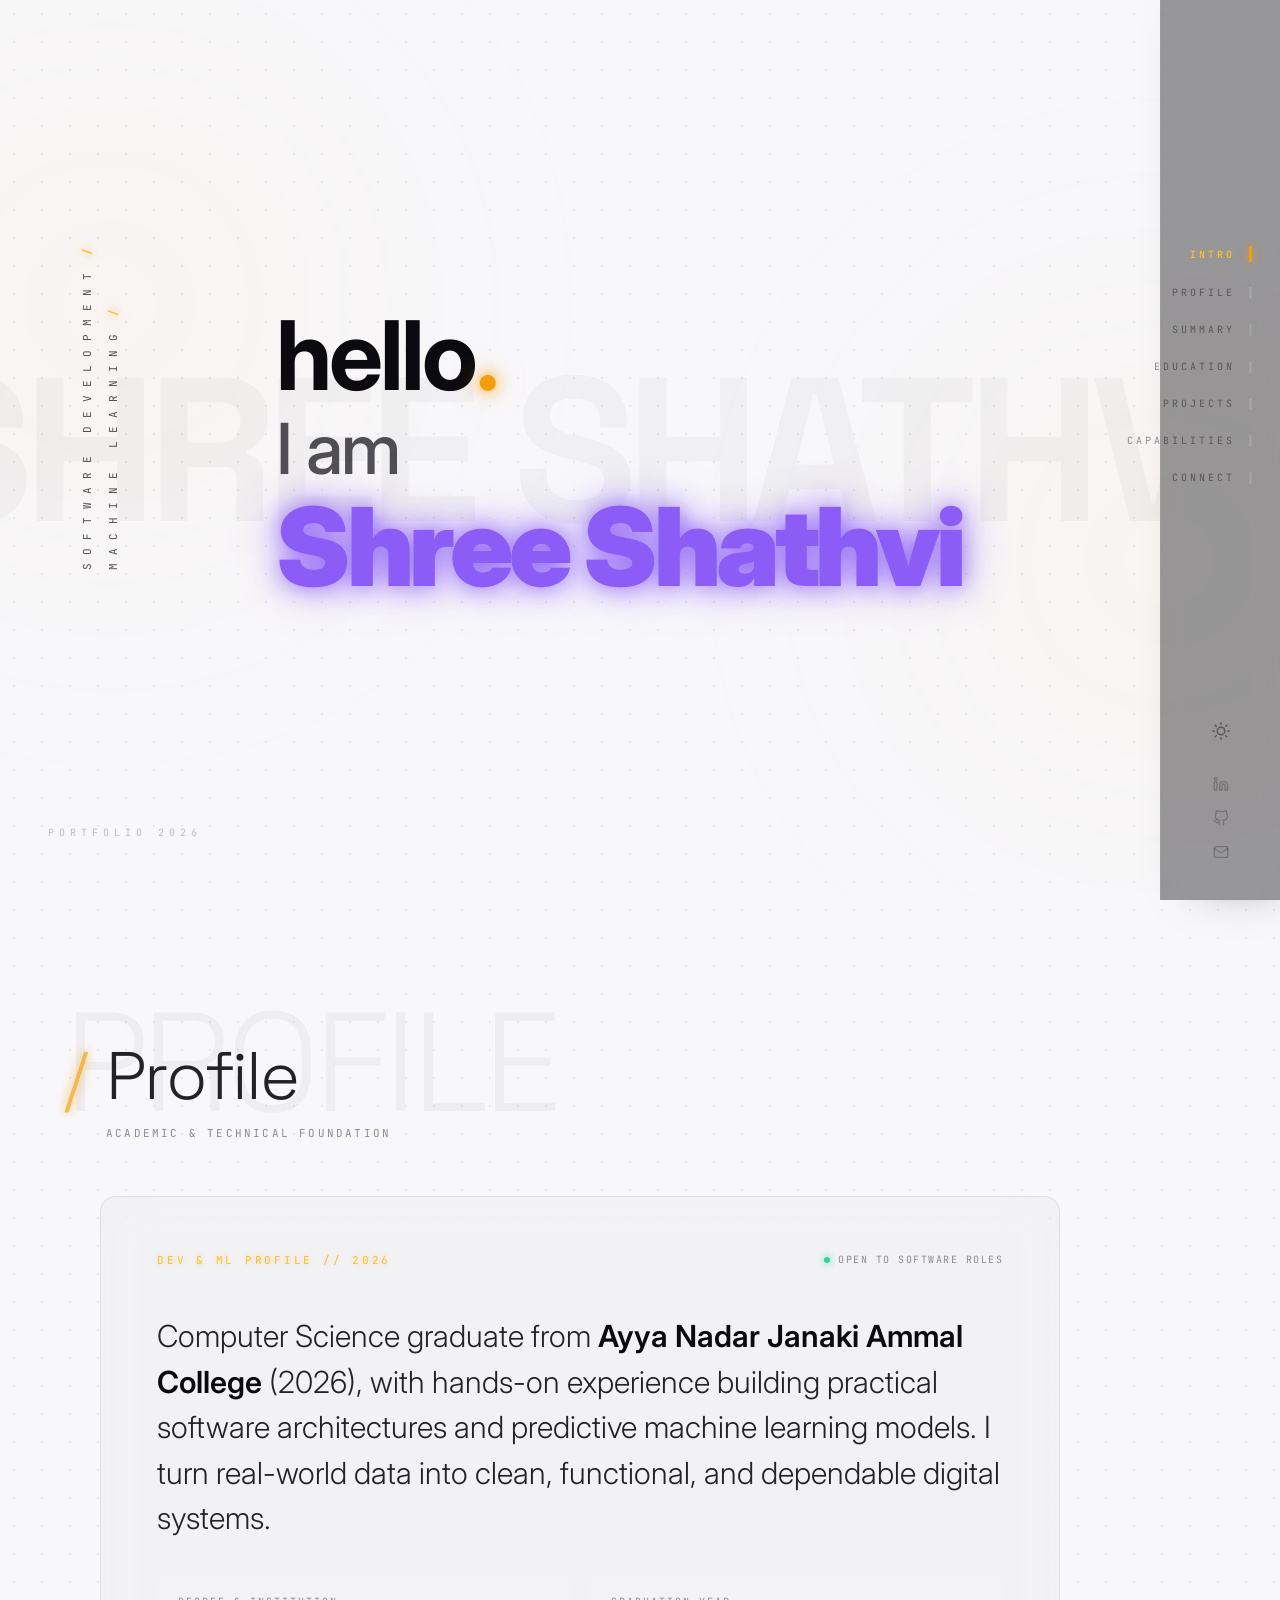
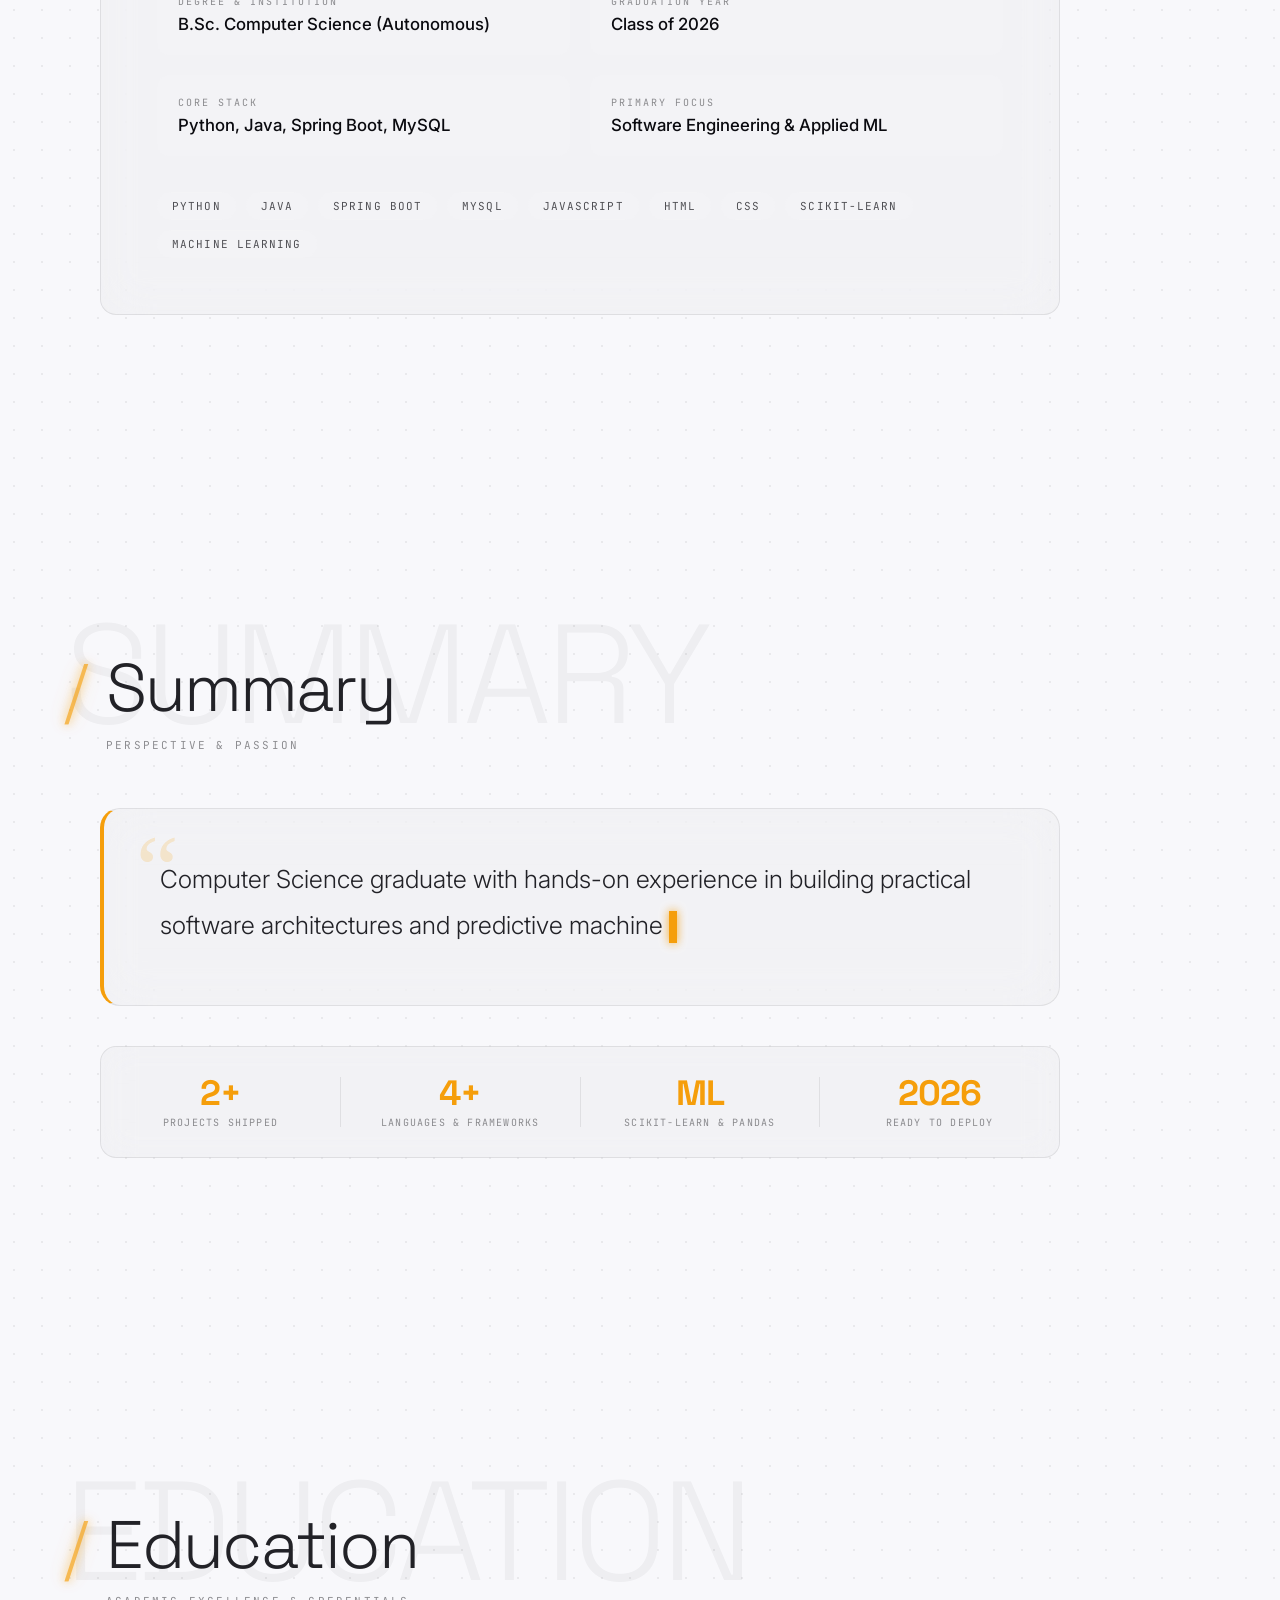
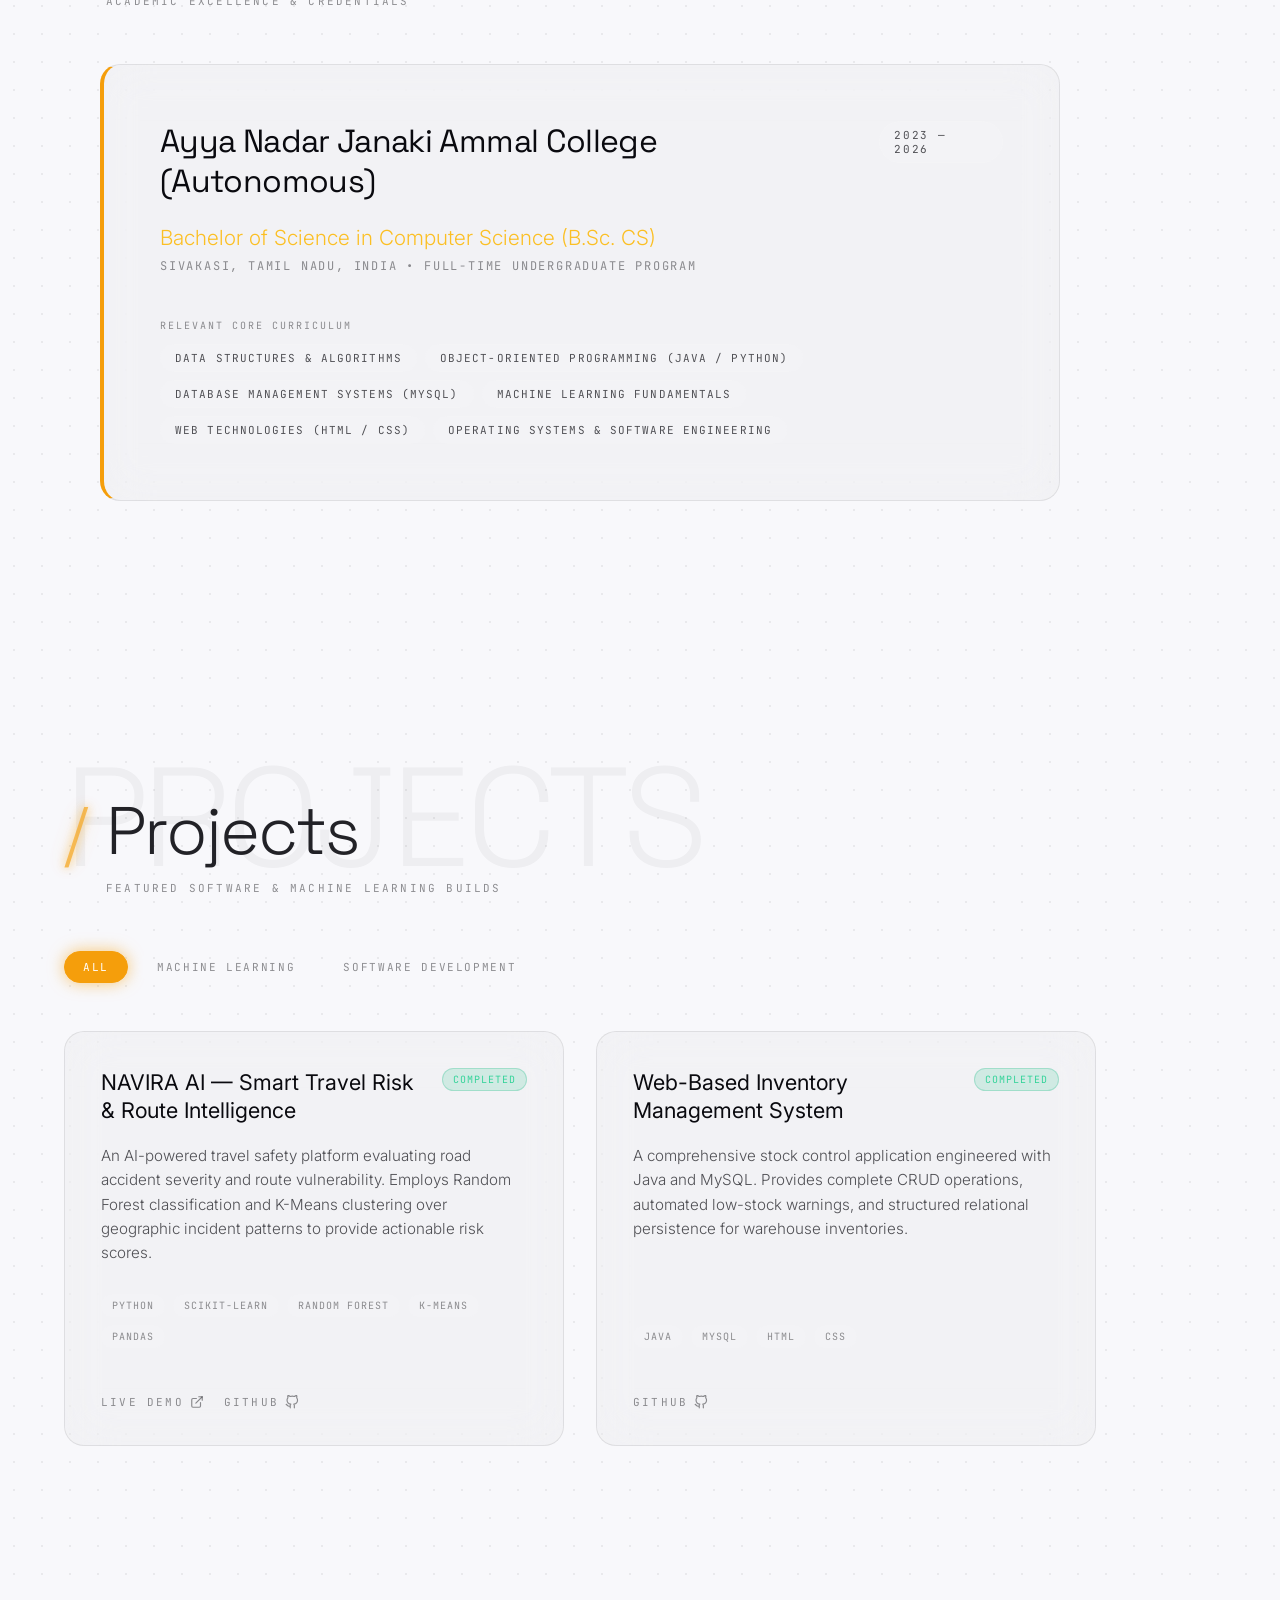
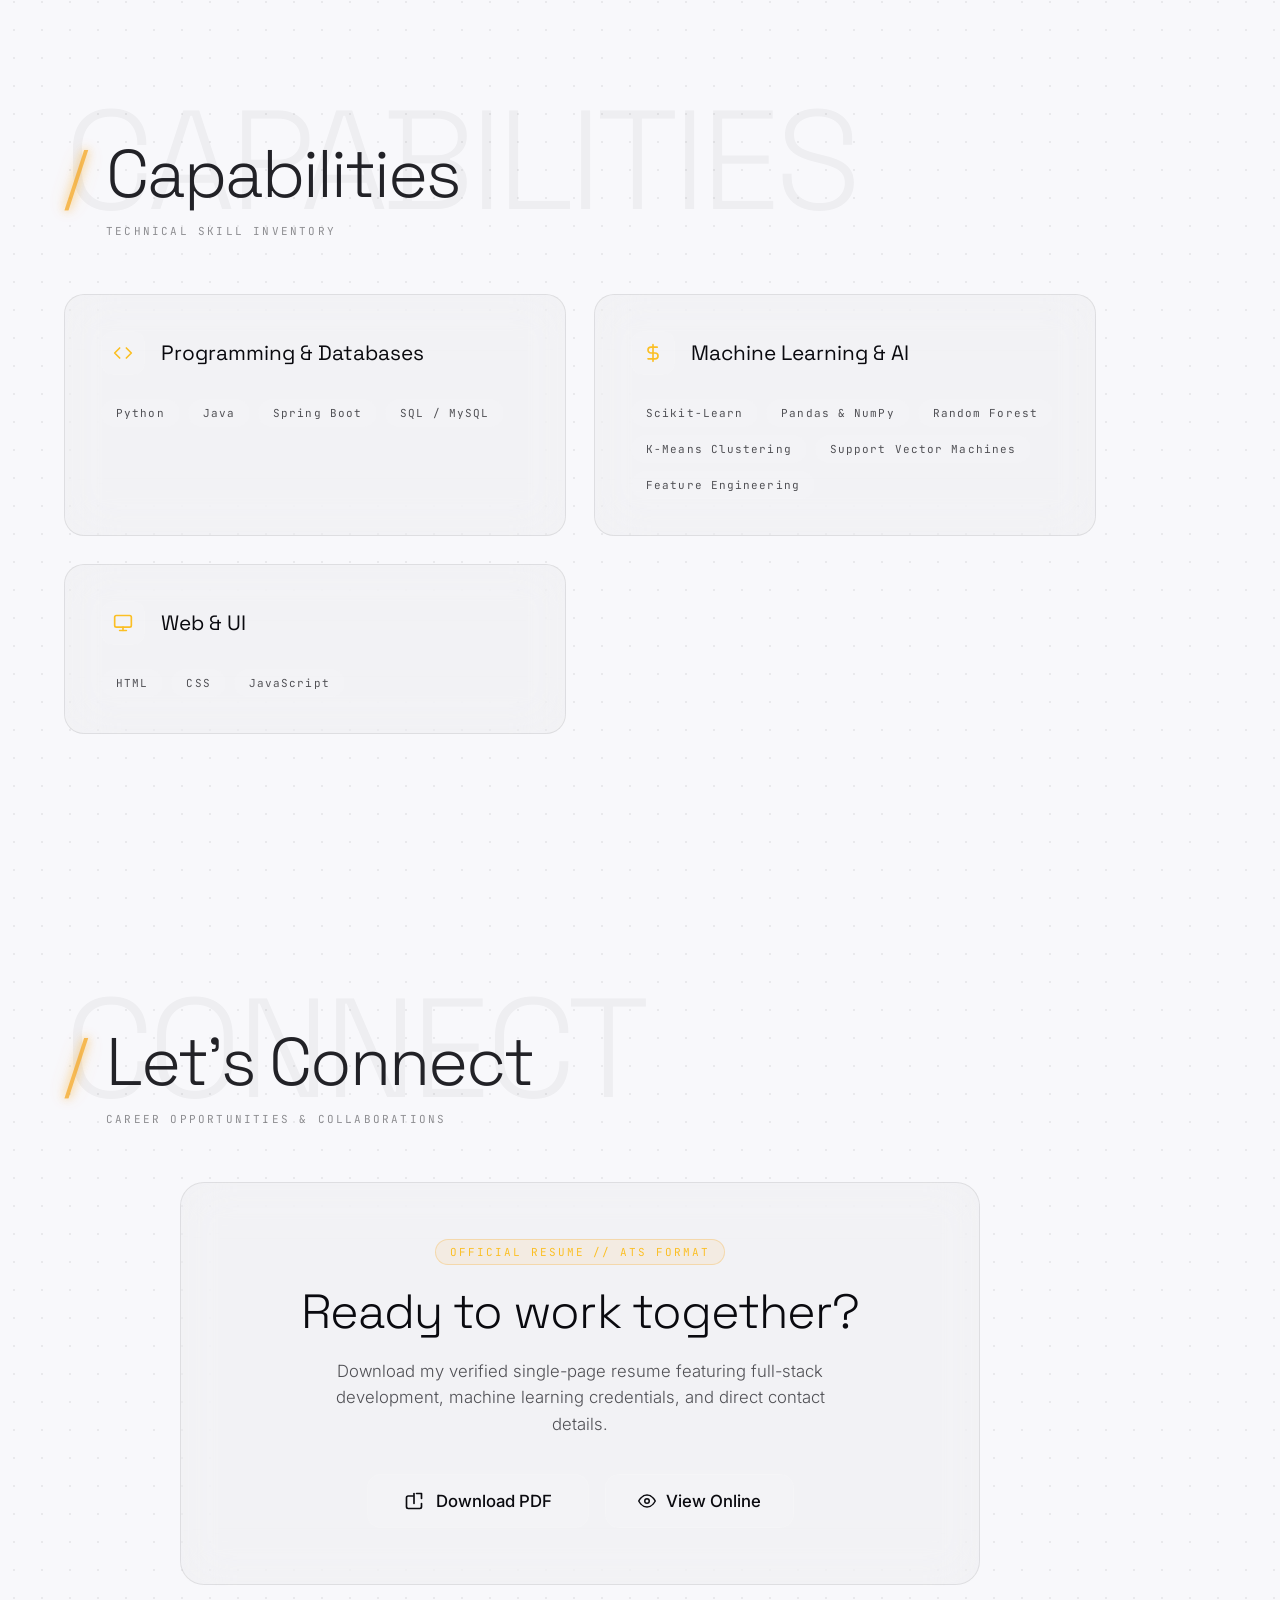
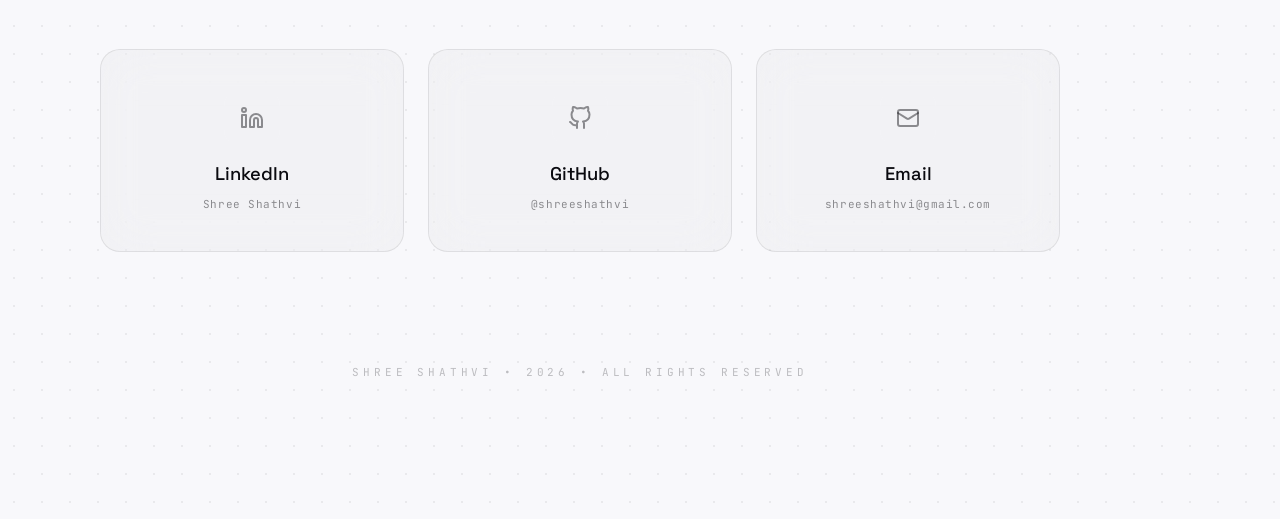
<file: index.html>
<!DOCTYPE html>
<html lang="en" data-theme="dark">
<head>
  <meta charset="UTF-8">
  <meta name="viewport" content="width=device-width, initial-scale=1.0">
  <title>Shree Shathvi — Software Developer & Machine Learning</title>
  <meta name="description" content="Personal portfolio of Shree Shathvi, Computer Science graduate (2026) from Ayya Nadar Janaki Ammal College. Aspiring Software Developer & Machine Learning enthusiast.">
  <meta name="keywords" content="Shree Shathvi, Software Developer, Machine Learning, Portfolio, Computer Science, Python, Java, MySQL, HTML, CSS">
  <meta name="author" content="Shree Shathvi">

  <!-- Open Graph / Meta -->
  <meta property="og:type" content="website">
  <meta property="og:title" content="Shree Shathvi — Software Developer & ML">
  <meta property="og:description" content="hello. I am Shree Shathvi. Software Development & Machine Learning Portfolio 2026.">
  <meta property="og:url" content="https://shreeshathvi.github.io">

  <!-- Favicon: Modern SVG Monogram -->
  <link rel="icon" type="image/svg+xml" href="data:image/svg+xml,<svg xmlns='http://www.w3.org/2000/svg' viewBox='0 0 100 100'><rect width='100' height='100' rx='24' fill='%23060608'/><circle cx='50' cy='50' r='42' fill='none' stroke='%23f59e0b' stroke-width='4'/><text x='50%' y='58%' dominant-baseline='middle' text-anchor='middle' font-family='sans-serif' font-size='38' font-weight='900' fill='%23ffffff'>SS</text></svg>">

  <!-- Google Fonts: Space Grotesk, Inter, JetBrains Mono -->
  <link rel="preconnect" href="https://fonts.googleapis.com">
  <link rel="preconnect" href="https://fonts.gstatic.com" crossorigin>
  <link href="https://fonts.googleapis.com/css2?family=Inter:wght@300;400;500;600;700;800;900&family=JetBrains+Mono:wght@400;500;600&family=Space+Grotesk:wght@300;400;500;600;700&display=swap" rel="stylesheet">

  <!-- Main Stylesheet -->
  <link rel="stylesheet" href="css/style.css">

  <!-- Theme Preference Pre-Execution -->
  <script>
    (function () {
      const savedTheme = localStorage.getItem('shree_theme_preference');
      const prefersDark = window.matchMedia('(prefers-color-scheme: dark)').matches;
      const initialTheme = savedTheme ? savedTheme : (prefersDark ? 'dark' : 'light');
      document.documentElement.setAttribute('data-theme', initialTheme);
    })();
  </script>
</head>
<body>
  <!-- Accessibility: Skip Link -->
  <a href="#main-content" class="skip-link">Skip to main content</a>

  <!-- Top Scroll Progress Bar -->
  <div class="scroll-progress-bar" id="scroll-progress-bar" aria-hidden="true"></div>

  <!-- Subtle Ambient Glow Spheres -->
  <div class="ambient-glow-wrapper" aria-hidden="true">
    <div class="ambient-glow-sphere top-left"></div>
    <div class="ambient-glow-sphere bottom-right"></div>
  </div>

  <!-- ========================================================
       DESKTOP RIGHT RAIL NAVIGATION
  ======================================================== -->
  <aside class="right-rail-nav" id="right-rail-nav" aria-label="Quick Navigation">
    <div class="rail-nav-links">
      <button type="button" class="rail-nav-item active" data-target="intro" aria-label="Navigate to Intro section">
        <span class="rail-nav-label">Intro</span>
        <span class="rail-nav-indicator"></span>
      </button>
      <button type="button" class="rail-nav-item" data-target="profile" aria-label="Navigate to Profile section">
        <span class="rail-nav-label">Profile</span>
        <span class="rail-nav-indicator"></span>
      </button>
      <button type="button" class="rail-nav-item" data-target="summary" aria-label="Navigate to Summary section">
        <span class="rail-nav-label">Summary</span>
        <span class="rail-nav-indicator"></span>
      </button>
      <button type="button" class="rail-nav-item" data-target="education" aria-label="Navigate to Education section">
        <span class="rail-nav-label">Education</span>
        <span class="rail-nav-indicator"></span>
      </button>
      <button type="button" class="rail-nav-item" data-target="projects" aria-label="Navigate to Projects section">
        <span class="rail-nav-label">Projects</span>
        <span class="rail-nav-indicator"></span>
      </button>
      <button type="button" class="rail-nav-item" data-target="capabilities" aria-label="Navigate to Capabilities section">
        <span class="rail-nav-label">Capabilities</span>
        <span class="rail-nav-indicator"></span>
      </button>
      <button type="button" class="rail-nav-item" data-target="connect" aria-label="Navigate to Connect section">
        <span class="rail-nav-label">Connect</span>
        <span class="rail-nav-indicator"></span>
      </button>
    </div>

    <!-- Right Rail Footer Utilities -->
    <div class="rail-footer-actions">
      <!-- Theme Switcher Toggle -->
      <button type="button" class="rail-action-btn" id="theme-toggle" aria-label="Toggle theme">
        <svg viewBox="0 0 24 24" fill="none" stroke="currentColor" stroke-width="2" stroke-linecap="round" stroke-linejoin="round" aria-hidden="true">
          <circle cx="12" cy="12" r="5"></circle>
          <line x1="12" y1="1" x2="12" y2="3"></line>
          <line x1="12" y1="21" x2="12" y2="23"></line>
          <line x1="4.22" y1="4.22" x2="5.64" y2="5.64"></line>
          <line x1="18.36" y1="18.36" x2="19.78" y2="19.78"></line>
          <line x1="1" y1="12" x2="3" y2="12"></line>
          <line x1="21" y1="12" x2="23" y2="12"></line>
          <line x1="4.22" y1="19.78" x2="5.64" y2="18.36"></line>
          <line x1="18.36" y1="5.64" x2="19.78" y2="4.22"></line>
        </svg>
      </button>

      <!-- Vertical Social Links -->
      <div class="rail-social-list">
        <a href="https://www.linkedin.com/in/shree-shathvi-49511b281/" target="_blank" rel="noopener noreferrer" class="rail-social-link" aria-label="LinkedIn">
          <svg viewBox="0 0 24 24" fill="none" stroke="currentColor" stroke-width="2" stroke-linecap="round" stroke-linejoin="round" aria-hidden="true">
            <path d="M16 8a6 6 0 0 1 6 6v7h-4v-7a2 2 0 0 0-2-2 2 2 0 0 0-2 2v7h-4v-7a6 6 0 0 1 6-6z"></path>
            <rect x="2" y="9" width="4" height="12"></rect>
            <circle cx="4" cy="4" r="2"></circle>
          </svg>
        </a>
        <a href="https://github.com/shreeshathvi" target="_blank" rel="noopener noreferrer" class="rail-social-link" aria-label="GitHub">
          <svg viewBox="0 0 24 24" fill="none" stroke="currentColor" stroke-width="2" stroke-linecap="round" stroke-linejoin="round" aria-hidden="true">
            <path d="M9 19c-5 1.5-5-2.5-7-3m14 6v-3.87a3.37 3.37 0 0 0-.94-2.61c3.14-.35 6.44-1.54 6.44-7A5.44 5.44 0 0 0 20 4.77 5.07 5.07 0 0 0 19.91 1S18.73.65 16 2.48a13.38 13.38 0 0 0-7 0C6.27.65 5.09 1 5.09 1A5.07 5.07 0 0 0 5 4.77a5.44 5.44 0 0 0-1.5 3.78c0 5.42 3.3 6.61 6.44 7A3.37 3.37 0 0 0 9 18.13V22"></path>
          </svg>
        </a>
        <a href="mailto:shreeshathvi@gmail.com" class="rail-social-link" aria-label="Email Shree Shathvi">
          <svg viewBox="0 0 24 24" fill="none" stroke="currentColor" stroke-width="2" stroke-linecap="round" stroke-linejoin="round" aria-hidden="true">
            <rect x="2" y="4" width="20" height="16" rx="2"></rect>
            <path d="m22 7-8.97 5.7a1.94 1.94 0 0 1-2.06 0L2 7"></path>
          </svg>
        </a>
      </div>
    </div>
  </aside>

  <!-- ========================================================
       MOBILE TOP NAVIGATION (SHOWN ON < 1024PX)
  ======================================================== -->
  <header class="mobile-top-nav" id="mobile-top-nav">
    <a href="#intro" class="mobile-brand-link">
      <span>Shree Shathvi<span style="color: var(--color-accent-light);">.</span></span>
    </a>
    <div class="mobile-nav-controls">
      <button type="button" class="mobile-theme-btn" id="mobile-theme-toggle" aria-label="Toggle theme">
        <svg viewBox="0 0 24 24" fill="none" stroke="currentColor" stroke-width="2" stroke-linecap="round" stroke-linejoin="round">
          <circle cx="12" cy="12" r="5"></circle>
          <line x1="12" y1="1" x2="12" y2="3"></line>
          <line x1="12" y1="21" x2="12" y2="23"></line>
          <line x1="4.22" y1="4.22" x2="5.64" y2="5.64"></line>
          <line x1="18.36" y1="18.36" x2="19.78" y2="19.78"></line>
          <line x1="1" y1="12" x2="3" y2="12"></line>
          <line x1="21" y1="12" x2="23" y2="12"></line>
          <line x1="4.22" y1="19.78" x2="5.64" y2="18.36"></line>
          <line x1="18.36" y1="5.64" x2="19.78" y2="4.22"></line>
        </svg>
      </button>
      <button type="button" class="mobile-menu-btn" id="mobile-hamburger-btn" aria-label="Open mobile menu" aria-expanded="false">
        <svg viewBox="0 0 24 24" fill="none" stroke="currentColor" stroke-width="2" stroke-linecap="round" stroke-linejoin="round">
          <line x1="3" y1="12" x2="21" y2="12"></line>
          <line x1="3" y1="6" x2="21" y2="6"></line>
          <line x1="3" y1="18" x2="21" y2="18"></line>
        </svg>
      </button>
    </div>
  </header>

  <!-- Mobile Drawer Menu -->
  <div class="mobile-drawer" id="mobile-drawer" aria-hidden="true">
    <a href="#intro" class="mobile-drawer-link">Intro</a>
    <a href="#profile" class="mobile-drawer-link">Profile</a>
    <a href="#summary" class="mobile-drawer-link">Summary</a>
    <a href="#education" class="mobile-drawer-link">Education</a>
    <a href="#projects" class="mobile-drawer-link">Projects</a>
    <a href="#capabilities" class="mobile-drawer-link">Capabilities</a>
    <a href="#connect" class="mobile-drawer-link">Connect</a>
  </div>

  <!-- ========================================================
       MAIN WRAPPER & SECTIONS
  ======================================================== -->
  <main class="main-wrapper" id="main-content">

    <!-- ----------------------------------------------------
         1. HERO SECTION (#intro)
    ---------------------------------------------------- -->
    <section class="hero-section" id="intro" aria-label="Introduction">
      <!-- Huge Subtle Background Watermark -->
      <div class="hero-watermark" aria-hidden="true">SHREE SHATHVI</div>

      <!-- Hero Grid Layout -->
      <div class="hero-grid">

        <!-- Left Vertical Rotated Tags -->
        <div class="hero-left-tags" aria-hidden="true">
          <div class="hero-vertical-text-wrap">
            <p class="vertical-tag-item">Software Development <span class="accent-slash">/</span></p>
            <p class="vertical-tag-item">Machine Learning <span class="accent-slash">/</span></p>
          </div>
        </div>

        <!-- Center Hero Typography -->
        <div class="hero-center-group">
          <h2 class="hero-hello-text">hello<span class="accent-dot">.</span></h2>
          <h2 class="hero-iam-text">I am</h2>

          <!-- Interactive Name Container (Click to change color) -->
          <div class="hero-name-container" id="hero-name-container" role="button" tabindex="0" aria-label="Click name to change color">
            <h1 class="hero-name-title" id="hero-name">Shree Shathvi</h1>
          </div>
        </div>

      </div>

      <!-- Bottom Left Portfolio 2026 Tag -->
      <div class="hero-bottom-left" aria-hidden="true">
        <span class="portfolio-year-text">PORTFOLIO 2026</span>
        <div class="portfolio-accent-line"></div>
      </div>
    </section>

    <!-- ----------------------------------------------------
         2. PROFILE SECTION (#profile)
    ---------------------------------------------------- -->
    <section class="editorial-section" id="profile" aria-labelledby="profile-title">
      <div class="section-header-group">
        <div class="section-header-watermark" aria-hidden="true">PROFILE</div>
        <h2 class="section-header-title" id="profile-title">
          <span class="section-header-slash">/</span> Profile
        </h2>
        <p class="section-header-subtitle">ACADEMIC & TECHNICAL FOUNDATION</p>
      </div>

      <div class="profile-content-wrap">
        <div class="editorial-card-frame">
          <div class="profile-badge-row">
            <span class="dev-profile-tag">DEV & ML PROFILE // 2026</span>
            <div class="status-live-indicator">
              <span class="live-pulse-dot"></span>
              <span>Open to Software Roles</span>
            </div>
          </div>

          <p class="profile-main-lead">
            Computer Science graduate from <strong>Ayya Nadar Janaki Ammal College</strong> (2026), with hands-on experience building practical software architectures and predictive machine learning models. I turn real-world data into clean, functional, and dependable digital systems.
          </p>

          <div class="profile-details-grid">
            <div class="profile-stat-box">
              <span class="stat-key">Degree & Institution</span>
              <span class="stat-value">B.Sc. Computer Science (Autonomous)</span>
            </div>
            <div class="profile-stat-box">
              <span class="stat-key">Graduation Year</span>
              <span class="stat-value">Class of 2026</span>
            </div>
            <div class="profile-stat-box">
              <span class="stat-key">Core Stack</span>
              <span class="stat-value">Python, Java, Spring Boot, MySQL</span>
            </div>
            <div class="profile-stat-box">
              <span class="stat-key">Primary Focus</span>
              <span class="stat-value">Software Engineering & Applied ML</span>
            </div>
          </div>

          <div class="profile-chips-row">
            <span class="editorial-chip">Python</span>
            <span class="editorial-chip">Java</span>
            <span class="editorial-chip">Spring Boot</span>
            <span class="editorial-chip">MySQL</span>
            <span class="editorial-chip">JavaScript</span>
            <span class="editorial-chip">HTML</span>
            <span class="editorial-chip">CSS</span>
            <span class="editorial-chip">Scikit-Learn</span>
            <span class="editorial-chip">Machine Learning</span>
          </div>
        </div>
      </div>
    </section>

    <!-- ----------------------------------------------------
         3. SUMMARY SECTION (#summary)
    ---------------------------------------------------- -->
    <section class="editorial-section" id="summary" aria-labelledby="summary-title">
      <div class="section-header-group">
        <div class="section-header-watermark" aria-hidden="true">SUMMARY</div>
        <h2 class="section-header-title" id="summary-title">
          <span class="section-header-slash">/</span> Summary
        </h2>
        <p class="section-header-subtitle">PERSPECTIVE & PASSION</p>
      </div>

      <div class="summary-container">
        <!-- Main Statement Block -->
        <div class="summary-statement-card">
          <div class="summary-quote-mark" aria-hidden="true">&ldquo;</div>
          <p class="summary-typing-quote">
            <span id="summary-typewriter-text"></span><span class="typing-cursor" aria-hidden="true"></span>
          </p>
        </div>

        <!-- Key Facts Strip -->
        <div class="summary-facts-strip">
          <div class="summary-fact-item">
            <span class="fact-number">2+</span>
            <span class="fact-label">Projects Shipped</span>
          </div>
          <div class="summary-fact-divider" aria-hidden="true"></div>
          <div class="summary-fact-item">
            <span class="fact-number">4+</span>
            <span class="fact-label">Languages &amp; Frameworks</span>
          </div>
          <div class="summary-fact-divider" aria-hidden="true"></div>
          <div class="summary-fact-item">
            <span class="fact-number">ML</span>
            <span class="fact-label">Scikit-Learn &amp; Pandas</span>
          </div>
          <div class="summary-fact-divider" aria-hidden="true"></div>
          <div class="summary-fact-item">
            <span class="fact-number">2026</span>
            <span class="fact-label">Ready to Deploy</span>
          </div>
        </div>
      </div>
    </section>

    <!-- ----------------------------------------------------
         4. EDUCATION SECTION (#education)
    ---------------------------------------------------- -->
    <section class="editorial-section" id="education" aria-labelledby="education-title">
      <div class="section-header-group">
        <div class="section-header-watermark" aria-hidden="true">EDUCATION</div>
        <h2 class="section-header-title" id="education-title">
          <span class="section-header-slash">/</span> Education
        </h2>
        <p class="section-header-subtitle">ACADEMIC EXCELLENCE & CREDENTIALS</p>
      </div>

      <div class="education-container">
        <div class="education-card">
          <div class="education-card-top">
            <h3 class="education-institution">Ayya Nadar Janaki Ammal College (Autonomous)</h3>
            <span class="education-badge">2023 — 2026</span>
          </div>
          <p class="education-degree">Bachelor of Science in Computer Science (B.Sc. CS)</p>
          <p class="education-meta">Sivakasi, Tamil Nadu, India • Full-Time Undergraduate Program</p>

          <div class="education-coursework">
            <p class="coursework-title">Relevant Core Curriculum</p>
            <div class="coursework-tags">
              <span class="editorial-chip">Data Structures & Algorithms</span>
              <span class="editorial-chip">Object-Oriented Programming (Java / Python)</span>
              <span class="editorial-chip">Database Management Systems (MySQL)</span>
              <span class="editorial-chip">Machine Learning Fundamentals</span>
              <span class="editorial-chip">Web Technologies (HTML / CSS)</span>
              <span class="editorial-chip">Operating Systems & Software Engineering</span>
            </div>
          </div>
        </div>
      </div>
    </section>

    <!-- ----------------------------------------------------
         5. PROJECTS SECTION (#projects)
    ---------------------------------------------------- -->
    <section class="editorial-section" id="projects" aria-labelledby="projects-title">
      <div class="section-header-group">
        <div class="section-header-watermark" aria-hidden="true">PROJECTS</div>
        <h2 class="section-header-title" id="projects-title">
          <span class="section-header-slash">/</span> Projects
        </h2>
        <p class="section-header-subtitle">FEATURED SOFTWARE & MACHINE LEARNING BUILDS</p>
      </div>

      <div class="projects-container">
        <!-- Filter Buttons -->
        <div class="project-filters-row">
          <button type="button" class="filter-btn active" data-filter="all">All</button>
          <button type="button" class="filter-btn" data-filter="machine-learning">Machine Learning</button>
          <button type="button" class="filter-btn" data-filter="software-dev">Software Development</button>
        </div>

        <!-- Project Cards Grid -->
        <div class="projects-grid">

          <!-- Project Card 1: NAVIRA AI -->
          <div class="project-card" data-category="machine-learning">
            <div class="project-card-header">
              <h3 class="project-title">NAVIRA AI — Smart Travel Risk & Route Intelligence</h3>
              <span class="project-status-pill completed">Completed</span>
            </div>
            <p class="project-description">
              An AI-powered travel safety platform evaluating road accident severity and route vulnerability. Employs Random Forest classification and K-Means clustering over geographic incident patterns to provide actionable risk scores.
            </p>
            <div class="project-tech-tags">
              <span class="tech-tag-chip">Python</span>
              <span class="tech-tag-chip">Scikit-Learn</span>
              <span class="tech-tag-chip">Random Forest</span>
              <span class="tech-tag-chip">K-Means</span>
              <span class="tech-tag-chip">Pandas</span>
            </div>
            <div class="project-links-row">
              <a href="https://navira-ai-pink.vercel.app/" target="_blank" rel="noopener noreferrer" class="project-action-link">
                <span>Live Demo</span>
                <svg viewBox="0 0 24 24" fill="none" stroke="currentColor" stroke-width="2" stroke-linecap="round" stroke-linejoin="round" aria-hidden="true">
                  <path d="M18 13v6a2 2 0 0 1-2 2H5a2 2 0 0 1-2-2V8a2 2 0 0 1 2-2h6"></path>
                  <polyline points="15 3 21 3 21 9"></polyline>
                  <line x1="10" y1="14" x2="21" y2="3"></line>
                </svg>
              </a>
              <a href="https://github.com/shreeshathvi/NAVIRA-AI" target="_blank" rel="noopener noreferrer" class="project-action-link">
                <span>GitHub</span>
                <svg viewBox="0 0 24 24" fill="none" stroke="currentColor" stroke-width="2" stroke-linecap="round" stroke-linejoin="round" aria-hidden="true">
                  <path d="M9 19c-5 1.5-5-2.5-7-3m14 6v-3.87a3.37 3.37 0 0 0-.94-2.61c3.14-.35 6.44-1.54 6.44-7A5.44 5.44 0 0 0 20 4.77 5.07 5.07 0 0 0 19.91 1S18.73.65 16 2.48a13.38 13.38 0 0 0-7 0C6.27.65 5.09 1 5.09 1A5.07 5.07 0 0 0 5 4.77a5.44 5.44 0 0 0-1.5 3.78c0 5.42 3.3 6.61 6.44 7A3.37 3.37 0 0 0 9 18.13V22"></path>
                </svg>
              </a>
            </div>
          </div>

          <!-- Project Card 2: Inventory Management System -->
          <div class="project-card" data-category="software-dev">
            <div class="project-card-header">
              <h3 class="project-title">Web-Based Inventory Management System</h3>
              <span class="project-status-pill completed">Completed</span>
            </div>
            <p class="project-description">
              A comprehensive stock control application engineered with Java and MySQL. Provides complete CRUD operations, automated low-stock warnings, and structured relational persistence for warehouse inventories.
            </p>
            <div class="project-tech-tags">
              <span class="tech-tag-chip">Java</span>
              <span class="tech-tag-chip">MySQL</span>
              <span class="tech-tag-chip">HTML</span>
              <span class="tech-tag-chip">CSS</span>
            </div>
            <div class="project-links-row">
              <a href="https://github.com/shreeshathvi/inventory-management" target="_blank" rel="noopener noreferrer" class="project-action-link">
                <span>GitHub</span>
                <svg viewBox="0 0 24 24" fill="none" stroke="currentColor" stroke-width="2" stroke-linecap="round" stroke-linejoin="round" aria-hidden="true">
                  <path d="M9 19c-5 1.5-5-2.5-7-3m14 6v-3.87a3.37 3.37 0 0 0-.94-2.61c3.14-.35 6.44-1.54 6.44-7A5.44 5.44 0 0 0 20 4.77 5.07 5.07 0 0 0 19.91 1S18.73.65 16 2.48a13.38 13.38 0 0 0-7 0C6.27.65 5.09 1 5.09 1A5.07 5.07 0 0 0 5 4.77a5.44 5.44 0 0 0-1.5 3.78c0 5.42 3.3 6.61 6.44 7A3.37 3.37 0 0 0 9 18.13V22"></path>
                </svg>
              </a>
            </div>
          </div>

        </div>
      </div>
    </section>

    <!-- ----------------------------------------------------
         6. CAPABILITIES SECTION (#capabilities)
    ---------------------------------------------------- -->
    <section class="editorial-section" id="capabilities" aria-labelledby="capabilities-title">
      <div class="section-header-group">
        <div class="section-header-watermark" aria-hidden="true">CAPABILITIES</div>
        <h2 class="section-header-title" id="capabilities-title">
          <span class="section-header-slash">/</span> Capabilities
        </h2>
        <p class="section-header-subtitle">TECHNICAL SKILL INVENTORY</p>
      </div>

      <div class="capabilities-grid">
        <!-- Capability Card 1: Programming & Databases -->
        <div class="capability-card">
          <div class="capability-card-top">
            <div class="capability-icon-box" aria-hidden="true">
              <svg viewBox="0 0 24 24" fill="none" stroke="currentColor" stroke-width="2" stroke-linecap="round" stroke-linejoin="round">
                <polyline points="16 18 22 12 16 6"></polyline>
                <polyline points="8 6 2 12 8 18"></polyline>
              </svg>
            </div>
            <h3 class="capability-title">Programming & Databases</h3>
          </div>
          <div class="capability-chips">
            <span class="capability-chip">Python</span>
            <span class="capability-chip">Java</span>
            <span class="capability-chip">Spring Boot</span>
            <span class="capability-chip">SQL / MySQL</span>
          </div>
        </div>

        <!-- Capability Card 2: Machine Learning & AI -->
        <div class="capability-card">
          <div class="capability-card-top">
            <div class="capability-icon-box" aria-hidden="true">
              <svg viewBox="0 0 24 24" fill="none" stroke="currentColor" stroke-width="2" stroke-linecap="round" stroke-linejoin="round">
                <path d="M12 2v20M17 5H9.5a3.5 3.5 0 0 0 0 7h5a3.5 3.5 0 0 1 0 7H6"></path>
              </svg>
            </div>
            <h3 class="capability-title">Machine Learning & AI</h3>
          </div>
          <div class="capability-chips">
            <span class="capability-chip">Scikit-Learn</span>
            <span class="capability-chip">Pandas & NumPy</span>
            <span class="capability-chip">Random Forest</span>
            <span class="capability-chip">K-Means Clustering</span>
            <span class="capability-chip">Support Vector Machines</span>
            <span class="capability-chip">Feature Engineering</span>
          </div>
        </div>

        <!-- Capability Card 3: Web & UI -->
        <div class="capability-card">
          <div class="capability-card-top">
            <div class="capability-icon-box" aria-hidden="true">
              <svg viewBox="0 0 24 24" fill="none" stroke="currentColor" stroke-width="2" stroke-linecap="round" stroke-linejoin="round">
                <rect x="2" y="3" width="20" height="14" rx="2" ry="2"></rect>
                <line x1="8" y1="21" x2="16" y2="21"></line>
                <line x1="12" y1="17" x2="12" y2="21"></line>
              </svg>
            </div>
            <h3 class="capability-title">Web & UI</h3>
          </div>
          <div class="capability-chips">
            <span class="capability-chip">HTML</span>
            <span class="capability-chip">CSS</span>
            <span class="capability-chip">JavaScript</span>
          </div>
        </div>
      </div>
    </section>

    <!-- ----------------------------------------------------
         7. RESUME & CONNECT SECTION (#connect)
    ---------------------------------------------------- -->
    <section class="editorial-section" id="connect" aria-labelledby="connect-title">
      <div class="section-header-group">
        <div class="section-header-watermark" aria-hidden="true">CONNECT</div>
        <h2 class="section-header-title" id="connect-title">
          <span class="section-header-slash">/</span> Let's Connect
        </h2>
        <p class="section-header-subtitle">CAREER OPPORTUNITIES & COLLABORATIONS</p>
      </div>

      <div class="connect-container">
        <!-- Resume CTA Card -->
        <div class="resume-cta-card">
          <div class="resume-badge-tag">OFFICIAL RESUME // ATS FORMAT</div>
          <h3 class="resume-headline">Ready to work together?</h3>
          <p class="resume-subtext">
            Download my verified single-page resume featuring full-stack development, machine learning credentials, and direct contact details.
          </p>
          <div class="resume-actions-group">
            <a href="assets/resume.pdf?v=2026" download="Shree_Shathvi_Resume.pdf" class="resume-download-btn" id="resume-download-btn">
              <svg viewBox="0 0 24 24" fill="none" stroke="currentColor" stroke-width="2" stroke-linecap="round" stroke-linejoin="round" aria-hidden="true">
                <path d="M21 15v4a2 2 0 0 1-2 2H5a2 2 0 0 1-2-2V8a2 2 0 0 1 2-2h6"></path>
                <polyline points="15 3 21 3 21 9"></polyline>
                <line x1="12" y1="15" x2="12" y2="3"></line>
              </svg>
              <span>Download PDF</span>
            </a>
            <a href="assets/resume.pdf?v=2026" target="_blank" rel="noopener noreferrer" class="resume-view-btn" id="resume-view-btn">
              <svg viewBox="0 0 24 24" fill="none" stroke="currentColor" stroke-width="2" stroke-linecap="round" stroke-linejoin="round" aria-hidden="true">
                <path d="M1 12s4-8 11-8 11 8 11 8-4 8-11 8-11-8-11-8z"></path>
                <circle cx="12" cy="12" r="3"></circle>
              </svg>
              <span>View Online</span>
            </a>
          </div>
        </div>

        <!-- 3-Column Social Grid -->
        <div class="connect-social-grid">
          <a href="https://www.linkedin.com/in/shree-shathvi-49511b281/" target="_blank" rel="noopener noreferrer" class="social-card">
            <div class="social-icon-wrapper">
              <svg viewBox="0 0 24 24" fill="none" stroke="currentColor" stroke-width="2" stroke-linecap="round" stroke-linejoin="round" aria-hidden="true">
                <path d="M16 8a6 6 0 0 1 6 6v7h-4v-7a2 2 0 0 0-2-2 2 2 0 0 0-2 2v7h-4v-7a6 6 0 0 1 6-6z"></path>
                <rect x="2" y="9" width="4" height="12"></rect>
                <circle cx="4" cy="4" r="2"></circle>
              </svg>
            </div>
            <span class="social-platform-name">LinkedIn</span>
            <span class="social-handle">Shree Shathvi</span>
          </a>

          <a href="https://github.com/shreeshathvi" target="_blank" rel="noopener noreferrer" class="social-card">
            <div class="social-icon-wrapper">
              <svg viewBox="0 0 24 24" fill="none" stroke="currentColor" stroke-width="2" stroke-linecap="round" stroke-linejoin="round" aria-hidden="true">
                <path d="M9 19c-5 1.5-5-2.5-7-3m14 6v-3.87a3.37 3.37 0 0 0-.94-2.61c3.14-.35 6.44-1.54 6.44-7A5.44 5.44 0 0 0 20 4.77 5.07 5.07 0 0 0 19.91 1S18.73.65 16 2.48a13.38 13.38 0 0 0-7 0C6.27.65 5.09 1 5.09 1A5.07 5.07 0 0 0 5 4.77a5.44 5.44 0 0 0-1.5 3.78c0 5.42 3.3 6.61 6.44 7A3.37 3.37 0 0 0 9 18.13V22"></path>
              </svg>
            </div>
            <span class="social-platform-name">GitHub</span>
            <span class="social-handle">@shreeshathvi</span>
          </a>

          <a href="mailto:shreeshathvi@gmail.com" class="social-card">
            <div class="social-icon-wrapper">
              <svg viewBox="0 0 24 24" fill="none" stroke="currentColor" stroke-width="2" stroke-linecap="round" stroke-linejoin="round" aria-hidden="true">
                <rect x="2" y="4" width="20" height="16" rx="2"></rect>
                <path d="m22 7-8.97 5.7a1.94 1.94 0 0 1-2.06 0L2 7"></path>
              </svg>
            </div>
            <span class="social-platform-name">Email</span>
            <span class="social-handle">shreeshathvi@gmail.com</span>
          </a>
        </div>

        <!-- Footer -->
        <footer class="site-footer">
          <p class="footer-text">Shree Shathvi • 2026 • All Rights Reserved</p>
        </footer>
      </div>
    </section>

  </main>

  <!-- Interactive Feedback Toast -->
  <div class="toast-notification" id="toast-notification" role="status" aria-live="polite"></div>

  <!-- Main JavaScript File -->
  <script src="js/script.js"></script>
</body>
</html>
</file>
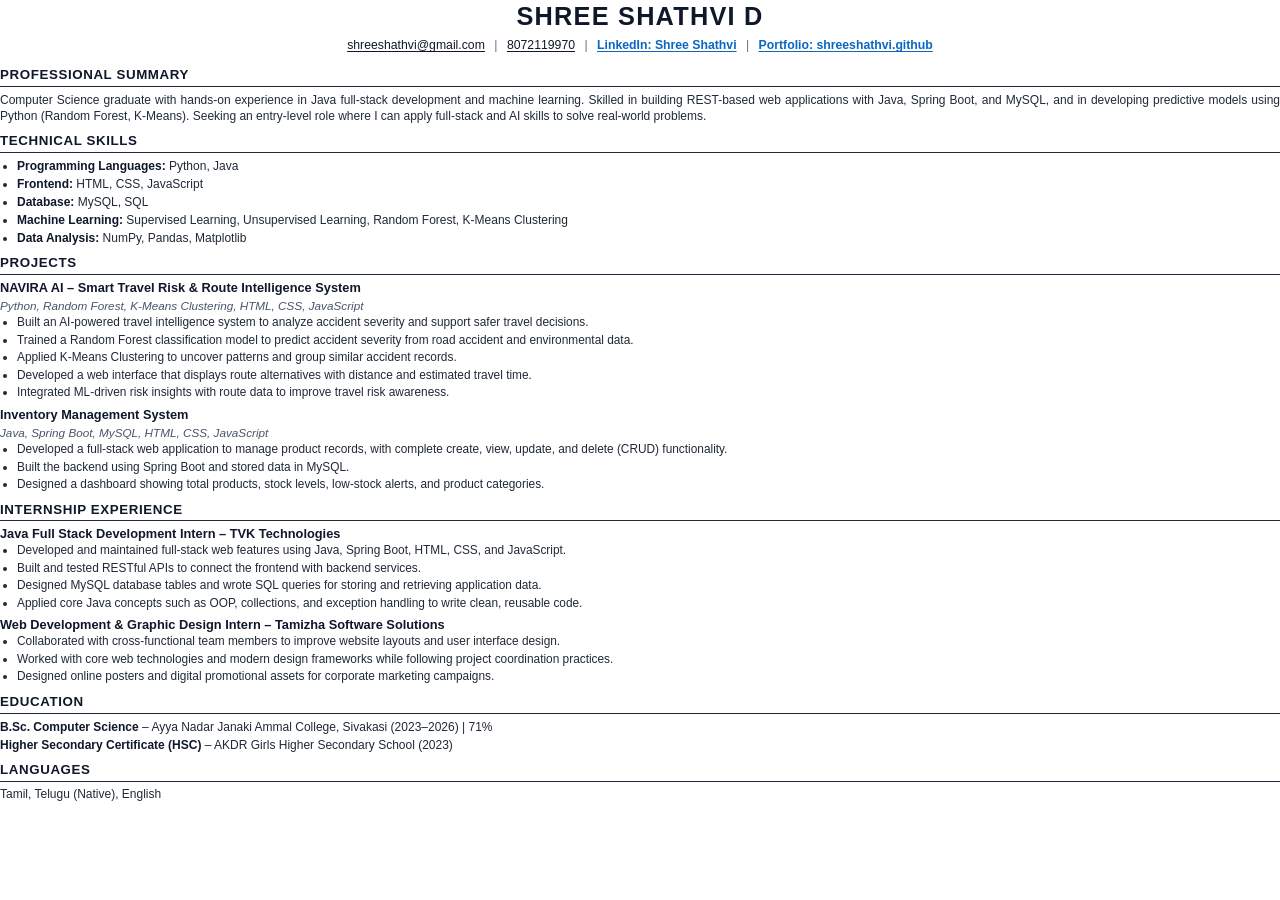
<file: assets/resume_source.html>
<!DOCTYPE html>
<html lang="en">
<head>
  <meta charset="UTF-8">
  <title></title>
  <style>
    @page {
      size: A4 portrait;
      margin: 10mm 14mm 8mm 14mm;
    }
    * {
      box-sizing: border-box;
      margin: 0;
      padding: 0;
    }
    body {
      font-family: -apple-system, BlinkMacSystemFont, "Segoe UI", Roboto, "Helvetica Neue", Arial, sans-serif;
      color: #111827;
      line-height: 1.32;
      font-size: 9.5pt;
      background: #ffffff;
      -webkit-print-color-adjust: exact;
      print-color-adjust: exact;
    }

    /* HEADER */
    .header {
      text-align: center;
      margin-bottom: 12px;
    }
    .header h1 {
      font-size: 19pt;
      font-weight: 700;
      letter-spacing: 1.2px;
      color: #0f172a;
      margin-bottom: 4px;
      text-transform: uppercase;
    }
    .contact-info {
      font-size: 9.2pt;
      color: #334155;
      line-height: 1.35;
    }
    .contact-info a {
      color: #0f172a;
      text-decoration: underline;
      text-underline-offset: 2px;
    }
    .contact-info a.linkedin-link,
    .contact-info a.portfolio-link {
      color: #0a66c2;
      font-weight: 600;
      text-decoration: underline;
    }
    .contact-info a.linkedin-link:hover,
    .contact-info a.portfolio-link:hover {
      color: #004182;
    }
    .contact-info .separator {
      margin: 0 6px;
      color: #64748b;
    }

    /* SECTION */
    .section {
      margin-bottom: 8px;
    }
    .section-title {
      font-size: 10pt;
      font-weight: 700;
      letter-spacing: 0.6px;
      text-transform: uppercase;
      color: #0f172a;
      border-bottom: 1.2px solid #1e293b;
      padding-bottom: 2px;
      margin-bottom: 5px;
    }

    /* SUMMARY */
    .summary-text {
      font-size: 9pt;
      color: #1f2937;
      text-align: justify;
      line-height: 1.35;
    }

    /* SKILLS */
    .skills-list {
      list-style-type: disc;
      padding-left: 17px;
      font-size: 9pt;
      color: #1f2937;
      line-height: 1.35;
    }
    .skills-list li {
      margin-bottom: 2px;
    }
    .skills-list strong {
      color: #0f172a;
      font-weight: 600;
    }

    /* PROJECTS & INTERNSHIPS */
    .item-group {
      margin-bottom: 6px;
    }
    .item-group:last-child {
      margin-bottom: 0;
    }
    .item-title {
      font-size: 9.6pt;
      font-weight: 700;
      color: #0f172a;
      display: flex;
      justify-content: space-between;
      align-items: baseline;
    }
    .item-subtitle {
      font-size: 8.8pt;
      font-style: italic;
      color: #475569;
      margin-top: 1px;
      margin-bottom: 2px;
    }
    .bullet-list {
      list-style-type: disc;
      padding-left: 17px;
      font-size: 8.9pt;
      color: #1f2937;
      line-height: 1.34;
    }
    .bullet-list li {
      margin-bottom: 1.5px;
    }

    /* EDUCATION */
    .education-item {
      font-size: 9pt;
      color: #1f2937;
      line-height: 1.35;
      margin-bottom: 2px;
    }
    .education-item strong {
      color: #0f172a;
      font-weight: 600;
    }

    /* LANGUAGES */
    .languages-text {
      font-size: 9pt;
      color: #1f2937;
    }
  </style>
</head>
<body>

  <!-- HEADER -->
  <header class="header">
    <h1>SHREE SHATHVI D</h1>
    <p class="contact-info">
      <a href="mailto:shreeshathvi@gmail.com">shreeshathvi@gmail.com</a>
      <span class="separator">|</span>
      <a href="tel:8072119970">8072119970</a>
      <span class="separator">|</span>
      <a href="https://www.linkedin.com/in/shree-shathvi-49511b281/" target="_blank" rel="noopener noreferrer" class="linkedin-link">LinkedIn: Shree Shathvi</a>
      <span class="separator">|</span>
      <a href="https://shree-portfolio-pink.vercel.app/" target="_blank" rel="noopener noreferrer" class="portfolio-link">Portfolio: shreeshathvi.github</a>
    </p>
  </header>

  <!-- PROFESSIONAL SUMMARY -->
  <section class="section">
    <h2 class="section-title">PROFESSIONAL SUMMARY</h2>
    <p class="summary-text">
      Computer Science graduate with hands-on experience in Java full-stack development and machine learning. Skilled in building REST-based web applications with Java, Spring Boot, and MySQL, and in developing predictive models using Python (Random Forest, K-Means). Seeking an entry-level role where I can apply full-stack and AI skills to solve real-world problems.
    </p>
  </section>

  <!-- TECHNICAL SKILLS -->
  <section class="section">
    <h2 class="section-title">TECHNICAL SKILLS</h2>
    <ul class="skills-list">
      <li><strong>Programming Languages:</strong> Python, Java</li>
      <li><strong>Frontend:</strong> HTML, CSS, JavaScript</li>
      <li><strong>Database:</strong> MySQL, SQL</li>
      <li><strong>Machine Learning:</strong> Supervised Learning, Unsupervised Learning, Random Forest, K-Means Clustering</li>
      <li><strong>Data Analysis:</strong> NumPy, Pandas, Matplotlib</li>
    </ul>
  </section>

  <!-- PROJECTS -->
  <section class="section">
    <h2 class="section-title">PROJECTS</h2>
    
    <div class="item-group">
      <div class="item-title">
        <span>NAVIRA AI – Smart Travel Risk &amp; Route Intelligence System</span>
      </div>
      <div class="item-subtitle">Python, Random Forest, K-Means Clustering, HTML, CSS, JavaScript</div>
      <ul class="bullet-list">
        <li>Built an AI-powered travel intelligence system to analyze accident severity and support safer travel decisions.</li>
        <li>Trained a Random Forest classification model to predict accident severity from road accident and environmental data.</li>
        <li>Applied K-Means Clustering to uncover patterns and group similar accident records.</li>
        <li>Developed a web interface that displays route alternatives with distance and estimated travel time.</li>
        <li>Integrated ML-driven risk insights with route data to improve travel risk awareness.</li>
      </ul>
    </div>

    <div class="item-group">
      <div class="item-title">
        <span>Inventory Management System</span>
      </div>
      <div class="item-subtitle">Java, Spring Boot, MySQL, HTML, CSS, JavaScript</div>
      <ul class="bullet-list">
        <li>Developed a full-stack web application to manage product records, with complete create, view, update, and delete (CRUD) functionality.</li>
        <li>Built the backend using Spring Boot and stored data in MySQL.</li>
        <li>Designed a dashboard showing total products, stock levels, low-stock alerts, and product categories.</li>
      </ul>
    </div>
  </section>

  <!-- INTERNSHIP EXPERIENCE -->
  <section class="section">
    <h2 class="section-title">INTERNSHIP EXPERIENCE</h2>

    <div class="item-group">
      <div class="item-title">
        <span>Java Full Stack Development Intern – TVK Technologies</span>
      </div>
      <ul class="bullet-list">
        <li>Developed and maintained full-stack web features using Java, Spring Boot, HTML, CSS, and JavaScript.</li>
        <li>Built and tested RESTful APIs to connect the frontend with backend services.</li>
        <li>Designed MySQL database tables and wrote SQL queries for storing and retrieving application data.</li>
        <li>Applied core Java concepts such as OOP, collections, and exception handling to write clean, reusable code.</li>
      </ul>
    </div>

    <div class="item-group">
      <div class="item-title">
        <span>Web Development &amp; Graphic Design Intern – Tamizha Software Solutions</span>
      </div>
      <ul class="bullet-list">
        <li>Collaborated with cross-functional team members to improve website layouts and user interface design.</li>
        <li>Worked with core web technologies and modern design frameworks while following project coordination practices.</li>
        <li>Designed online posters and digital promotional assets for corporate marketing campaigns.</li>
      </ul>
    </div>
  </section>

  <!-- EDUCATION -->
  <section class="section">
    <h2 class="section-title">EDUCATION</h2>
    <div class="education-item">
      <strong>B.Sc. Computer Science</strong> – Ayya Nadar Janaki Ammal College, Sivakasi (2023–2026) | 71%
    </div>
    <div class="education-item">
      <strong>Higher Secondary Certificate (HSC)</strong> – AKDR Girls Higher Secondary School (2023)
    </div>
  </section>

  <!-- LANGUAGES -->
  <section class="section">
    <h2 class="section-title">LANGUAGES</h2>
    <p class="languages-text">
      Tamil, Telugu (Native), English
    </p>
  </section>

</body>
</html>
</file>
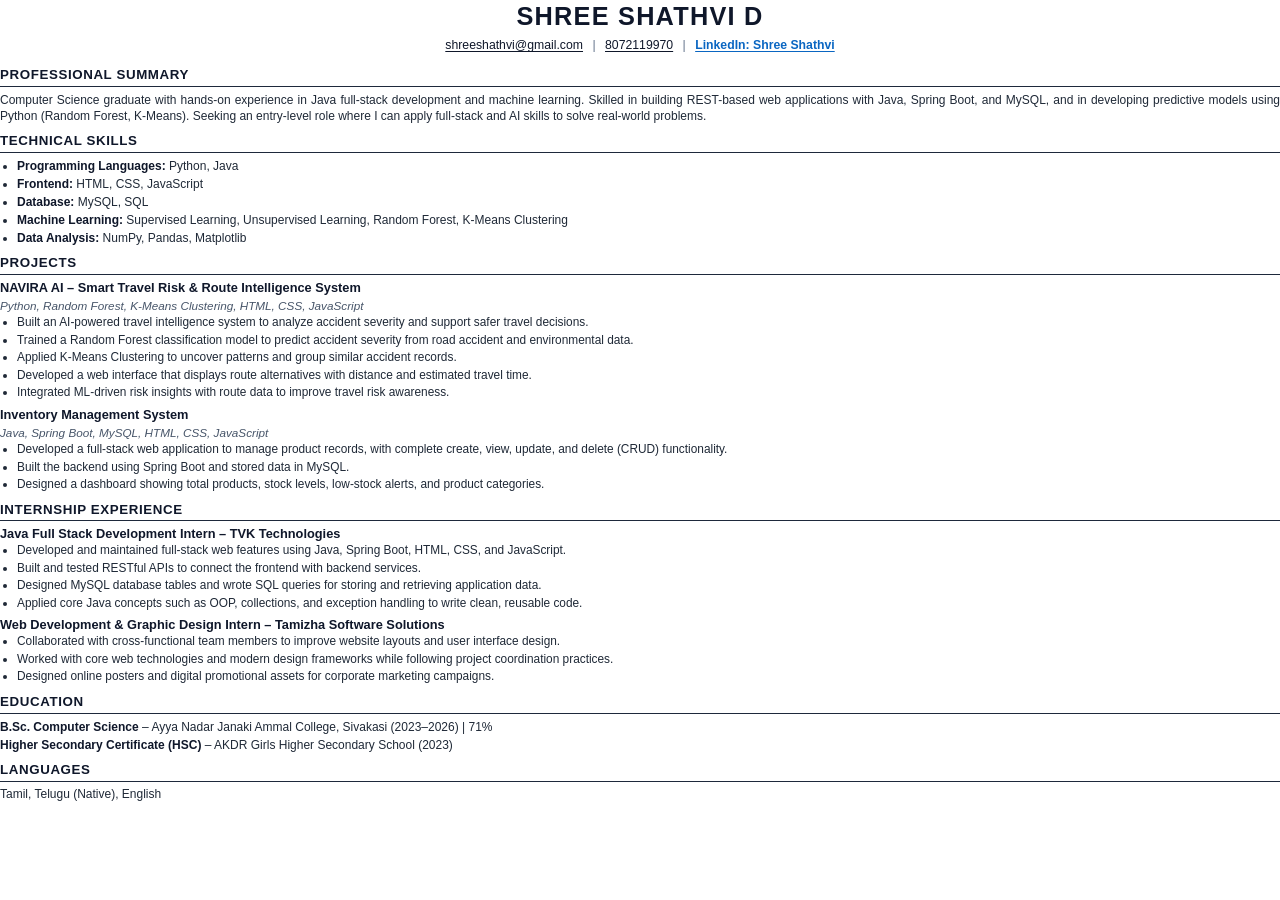
<file: assets/resume_source_backup.html>
<!DOCTYPE html>
<html lang="en">
<head>
  <meta charset="UTF-8">
  <title></title>
  <style>
    @page {
      size: A4 portrait;
      margin: 10mm 14mm 8mm 14mm;
    }
    * {
      box-sizing: border-box;
      margin: 0;
      padding: 0;
    }
    body {
      font-family: -apple-system, BlinkMacSystemFont, "Segoe UI", Roboto, "Helvetica Neue", Arial, sans-serif;
      color: #111827;
      line-height: 1.32;
      font-size: 9.5pt;
      background: #ffffff;
      -webkit-print-color-adjust: exact;
      print-color-adjust: exact;
    }

    /* HEADER */
    .header {
      text-align: center;
      margin-bottom: 12px;
    }
    .header h1 {
      font-size: 19pt;
      font-weight: 700;
      letter-spacing: 1.2px;
      color: #0f172a;
      margin-bottom: 4px;
      text-transform: uppercase;
    }
    .contact-info {
      font-size: 9.2pt;
      color: #334155;
      line-height: 1.35;
    }
    .contact-info a {
      color: #0f172a;
      text-decoration: underline;
      text-underline-offset: 2px;
    }
    .contact-info a.linkedin-link {
      color: #0a66c2;
      font-weight: 600;
      text-decoration: underline;
    }
    .contact-info a.linkedin-link:hover {
      color: #004182;
    }
    .contact-info .separator {
      margin: 0 6px;
      color: #64748b;
    }

    /* SECTION */
    .section {
      margin-bottom: 8px;
    }
    .section-title {
      font-size: 10pt;
      font-weight: 700;
      letter-spacing: 0.6px;
      text-transform: uppercase;
      color: #0f172a;
      border-bottom: 1.2px solid #1e293b;
      padding-bottom: 2px;
      margin-bottom: 5px;
    }

    /* SUMMARY */
    .summary-text {
      font-size: 9pt;
      color: #1f2937;
      text-align: justify;
      line-height: 1.35;
    }

    /* SKILLS */
    .skills-list {
      list-style-type: disc;
      padding-left: 17px;
      font-size: 9pt;
      color: #1f2937;
      line-height: 1.35;
    }
    .skills-list li {
      margin-bottom: 2px;
    }
    .skills-list strong {
      color: #0f172a;
      font-weight: 600;
    }

    /* PROJECTS & INTERNSHIPS */
    .item-group {
      margin-bottom: 6px;
    }
    .item-group:last-child {
      margin-bottom: 0;
    }
    .item-title {
      font-size: 9.6pt;
      font-weight: 700;
      color: #0f172a;
      display: flex;
      justify-content: space-between;
      align-items: baseline;
    }
    .item-subtitle {
      font-size: 8.8pt;
      font-style: italic;
      color: #475569;
      margin-top: 1px;
      margin-bottom: 2px;
    }
    .bullet-list {
      list-style-type: disc;
      padding-left: 17px;
      font-size: 8.9pt;
      color: #1f2937;
      line-height: 1.34;
    }
    .bullet-list li {
      margin-bottom: 1.5px;
    }

    /* EDUCATION */
    .education-item {
      font-size: 9pt;
      color: #1f2937;
      line-height: 1.35;
      margin-bottom: 2px;
    }
    .education-item strong {
      color: #0f172a;
      font-weight: 600;
    }

    /* LANGUAGES */
    .languages-text {
      font-size: 9pt;
      color: #1f2937;
    }
  </style>
</head>
<body>

  <!-- HEADER -->
  <header class="header">
    <h1>SHREE SHATHVI D</h1>
    <p class="contact-info">
      <a href="mailto:shreeshathvi@gmail.com">shreeshathvi@gmail.com</a>
      <span class="separator">|</span>
      <a href="tel:8072119970">8072119970</a>
      <span class="separator">|</span>
      <a href="https://www.linkedin.com/in/shree-shathvi-49511b281/" target="_blank" rel="noopener noreferrer" class="linkedin-link">LinkedIn: Shree Shathvi</a>
    </p>
  </header>

  <!-- PROFESSIONAL SUMMARY -->
  <section class="section">
    <h2 class="section-title">PROFESSIONAL SUMMARY</h2>
    <p class="summary-text">
      Computer Science graduate with hands-on experience in Java full-stack development and machine learning. Skilled in building REST-based web applications with Java, Spring Boot, and MySQL, and in developing predictive models using Python (Random Forest, K-Means). Seeking an entry-level role where I can apply full-stack and AI skills to solve real-world problems.
    </p>
  </section>

  <!-- TECHNICAL SKILLS -->
  <section class="section">
    <h2 class="section-title">TECHNICAL SKILLS</h2>
    <ul class="skills-list">
      <li><strong>Programming Languages:</strong> Python, Java</li>
      <li><strong>Frontend:</strong> HTML, CSS, JavaScript</li>
      <li><strong>Database:</strong> MySQL, SQL</li>
      <li><strong>Machine Learning:</strong> Supervised Learning, Unsupervised Learning, Random Forest, K-Means Clustering</li>
      <li><strong>Data Analysis:</strong> NumPy, Pandas, Matplotlib</li>
    </ul>
  </section>

  <!-- PROJECTS -->
  <section class="section">
    <h2 class="section-title">PROJECTS</h2>
    
    <div class="item-group">
      <div class="item-title">
        <span>NAVIRA AI – Smart Travel Risk &amp; Route Intelligence System</span>
      </div>
      <div class="item-subtitle">Python, Random Forest, K-Means Clustering, HTML, CSS, JavaScript</div>
      <ul class="bullet-list">
        <li>Built an AI-powered travel intelligence system to analyze accident severity and support safer travel decisions.</li>
        <li>Trained a Random Forest classification model to predict accident severity from road accident and environmental data.</li>
        <li>Applied K-Means Clustering to uncover patterns and group similar accident records.</li>
        <li>Developed a web interface that displays route alternatives with distance and estimated travel time.</li>
        <li>Integrated ML-driven risk insights with route data to improve travel risk awareness.</li>
      </ul>
    </div>

    <div class="item-group">
      <div class="item-title">
        <span>Inventory Management System</span>
      </div>
      <div class="item-subtitle">Java, Spring Boot, MySQL, HTML, CSS, JavaScript</div>
      <ul class="bullet-list">
        <li>Developed a full-stack web application to manage product records, with complete create, view, update, and delete (CRUD) functionality.</li>
        <li>Built the backend using Spring Boot and stored data in MySQL.</li>
        <li>Designed a dashboard showing total products, stock levels, low-stock alerts, and product categories.</li>
      </ul>
    </div>
  </section>

  <!-- INTERNSHIP EXPERIENCE -->
  <section class="section">
    <h2 class="section-title">INTERNSHIP EXPERIENCE</h2>

    <div class="item-group">
      <div class="item-title">
        <span>Java Full Stack Development Intern – TVK Technologies</span>
      </div>
      <ul class="bullet-list">
        <li>Developed and maintained full-stack web features using Java, Spring Boot, HTML, CSS, and JavaScript.</li>
        <li>Built and tested RESTful APIs to connect the frontend with backend services.</li>
        <li>Designed MySQL database tables and wrote SQL queries for storing and retrieving application data.</li>
        <li>Applied core Java concepts such as OOP, collections, and exception handling to write clean, reusable code.</li>
      </ul>
    </div>

    <div class="item-group">
      <div class="item-title">
        <span>Web Development &amp; Graphic Design Intern – Tamizha Software Solutions</span>
      </div>
      <ul class="bullet-list">
        <li>Collaborated with cross-functional team members to improve website layouts and user interface design.</li>
        <li>Worked with core web technologies and modern design frameworks while following project coordination practices.</li>
        <li>Designed online posters and digital promotional assets for corporate marketing campaigns.</li>
      </ul>
    </div>
  </section>

  <!-- EDUCATION -->
  <section class="section">
    <h2 class="section-title">EDUCATION</h2>
    <div class="education-item">
      <strong>B.Sc. Computer Science</strong> – Ayya Nadar Janaki Ammal College, Sivakasi (2023–2026) | 71%
    </div>
    <div class="education-item">
      <strong>Higher Secondary Certificate (HSC)</strong> – AKDR Girls Higher Secondary School (2023)
    </div>
  </section>

  <!-- LANGUAGES -->
  <section class="section">
    <h2 class="section-title">LANGUAGES</h2>
    <p class="languages-text">
      Tamil, Telugu (Native), English
    </p>
  </section>

</body>
</html>
</file>
<file: css/style.css>
/* ==========================================================================
   SHREE SHATHVI â€” ULTRA-EDITORIAL PORTFOLIO STYLESHEET
   Design Language: Cyber-Minimalist Editorial, Jet Black & Electric Violet (#8b5cf6)
   Typography: Space Grotesk, Inter, JetBrains Mono
   ========================================================================== */

/* --------------------------------------------------------------------------
   1. RESET & CSS VARIABLES (THEMING TOKENS)
   -------------------------------------------------------------------------- */
*, *::before, *::after {
  box-sizing: border-box;
  margin: 0;
  padding: 0;
}

:root {
  /* Typography */
  --font-display: 'Space Grotesk', -apple-system, BlinkMacSystemFont, sans-serif;
  --font-sans: 'Inter', -apple-system, BlinkMacSystemFont, 'Segoe UI', Roboto, sans-serif;
  --font-mono: 'JetBrains Mono', ui-monospace, SFMono-Regular, Menlo, Monaco, Consolas, monospace;

  /* Color Palette â€” Jet Black & Amber Gold Accents */
  --color-jet-black: #060608;
  --color-dark-surface: #0b0b10;
  --color-card-bg: rgba(255, 255, 255, 0.025);
  --color-card-hover: rgba(255, 255, 255, 0.05);
  --color-card-border: rgba(255, 255, 255, 0.07);
  --color-card-border-hover: rgba(245, 158, 11, 0.45);

  /* Primary Accent: Amber Gold */
  --color-accent: #f59e0b;
  --color-accent-light: #fbbf24;
  --color-accent-glow: rgba(245, 158, 11, 0.85);
  --color-accent-subtle: rgba(245, 158, 11, 0.14);
  --color-accent-faint: rgba(245, 158, 11, 0.04);

  --text-white: #ffffff;
  --text-white-90: rgba(255, 255, 255, 0.9);
  --text-white-70: rgba(255, 255, 255, 0.7);
  --text-white-40: rgba(255, 255, 255, 0.4);
  --text-white-20: rgba(255, 255, 255, 0.2);
  --text-white-10: rgba(255, 255, 255, 0.1);

  --selection-bg: var(--color-accent);
  --selection-text: #ffffff;

  /* Dimensions */
  --right-rail-width: 120px;
  --container-max-w: 1280px;

  /* Transitions */
  --ease-out-expo: cubic-bezier(0.16, 1, 0.3, 1);
  --transition-fast: 0.2s var(--ease-out-expo);
  --transition-normal: 0.4s var(--ease-out-expo);
  --transition-slow: 0.8s var(--ease-out-expo);
}

/* Light Theme Variables */
[data-theme="light"] {
  --color-jet-black: #f8f8fb;
  --color-dark-surface: #ffffff;
  --color-card-bg: rgba(0, 0, 0, 0.025);
  --color-card-hover: rgba(0, 0, 0, 0.05);
  --color-card-border: rgba(0, 0, 0, 0.08);
  --color-card-border-hover: rgba(245, 158, 11, 0.45);

  --text-white: #0a0a0f;
  --text-white-90: rgba(10, 10, 15, 0.9);
  --text-white-70: rgba(10, 10, 15, 0.7);
  --text-white-40: rgba(10, 10, 15, 0.45);
  --text-white-20: rgba(10, 10, 15, 0.25);
  --text-white-10: rgba(10, 10, 15, 0.1);
}

/* --------------------------------------------------------------------------
   2. GLOBAL BASE STYLES
   -------------------------------------------------------------------------- */
html {
  scroll-behavior: smooth;
  font-size: 16px;
  -webkit-font-smoothing: antialiased;
  -moz-osx-font-smoothing: grayscale;
}

body {
  background-color: var(--color-jet-black);
  background-image: radial-gradient(
    circle,
    rgba(255, 255, 255, 0.06) 1px,
    transparent 1px
  );
  background-size: 28px 28px;
  color: var(--text-white);
  font-family: var(--font-sans);
  overflow-x: hidden;
  position: relative;
  min-height: 100vh;
  transition: background-color var(--transition-normal), color var(--transition-normal);
}

[data-theme="light"] body {
  background-image: radial-gradient(
    circle,
    rgba(0, 0, 0, 0.06) 1px,
    transparent 1px
  );
  background-size: 28px 28px;
}

::selection {
  background-color: var(--selection-bg);
  color: var(--selection-text);
}

a {
  color: inherit;
  text-decoration: none;
}

button {
  background: none;
  border: none;
  color: inherit;
  font: inherit;
  cursor: pointer;
}

/* Accessibility: Skip to Content */
.skip-link {
  position: absolute;
  top: -100px;
  left: 20px;
  background: var(--color-accent);
  color: #fff;
  padding: 12px 20px;
  font-family: var(--font-mono);
  font-size: 0.85rem;
  z-index: 99999;
  border-radius: 4px;
  transition: top 0.2s ease;
}

.skip-link:focus {
  top: 20px;
}

/* --------------------------------------------------------------------------
   3. SCROLL PROGRESS BAR (TOP)
   -------------------------------------------------------------------------- */
.scroll-progress-bar {
  position: fixed;
  top: 0;
  left: 0;
  right: 0;
  height: 2px;
  background: var(--color-accent);
  box-shadow: 0 0 12px var(--color-accent-glow);
  transform-origin: 0%;
  transform: scaleX(0);
  z-index: 999;
  pointer-events: none;
  transition: transform 0.05s linear;
}

/* --------------------------------------------------------------------------
   4. AMBIENT GLOW BACKDROPS
   -------------------------------------------------------------------------- */
.ambient-glow-wrapper {
  position: fixed;
  inset: 0;
  pointer-events: none;
  overflow: hidden;
  z-index: 0;
}

.ambient-glow-sphere {
  position: absolute;
  width: 500px;
  height: 500px;
  border-radius: 50%;
  filter: blur(150px);
  opacity: 0.05;
  background-color: var(--color-accent);
  transition: opacity 0.5s ease;
}

.ambient-glow-sphere.top-left {
  top: 6%;
  left: -140px;
}

.ambient-glow-sphere.bottom-right {
  bottom: 10%;
  right: -140px;
}

/* --------------------------------------------------------------------------
   5. RIGHT RAIL NAVIGATION (DESKTOP)
   -------------------------------------------------------------------------- */
.right-rail-nav {
  position: fixed;
  right: 0;
  top: 0;
  bottom: 0;
  width: var(--right-rail-width);
  z-index: 100;
  display: none;
  flex-direction: column;
  align-items: flex-end;
  justify-content: center;
  padding: 40px 28px;
  border-left: 1px solid rgba(255, 255, 255, 0.04);
  background: rgba(6, 6, 8, 0.4);
  backdrop-filter: blur(12px);
  -webkit-backdrop-filter: blur(12px);
  box-shadow: 20px 0 50px -20px rgba(0, 0, 0, 0.5);
  user-select: none;
}

@media (min-width: 1024px) {
  .right-rail-nav {
    display: flex;
  }
}

.rail-nav-links {
  display: flex;
  flex-direction: column;
  gap: 16px;
  align-items: flex-end;
  margin-bottom: auto;
  margin-top: auto;
}

.rail-nav-item {
  display: flex;
  align-items: center;
  gap: 14px;
  padding: 4px 0;
  transition: transform var(--transition-fast);
}

.rail-nav-item:hover {
  transform: translateX(-4px);
}

.rail-nav-label {
  font-family: var(--font-mono);
  font-size: 10px;
  text-transform: uppercase;
  letter-spacing: 0.3em;
  color: var(--text-white-40);
  white-space: nowrap;
  pointer-events: none;
  transition: color var(--transition-fast), opacity var(--transition-fast);
}

.rail-nav-indicator {
  width: 3px;
  height: 12px;
  background-color: rgba(255, 255, 255, 0.12);
  border-radius: 1px;
  transition: all var(--transition-fast);
}

.rail-nav-item:hover .rail-nav-label {
  color: var(--text-white-90);
}

.rail-nav-item:hover .rail-nav-indicator {
  background-color: rgba(255, 255, 255, 0.4);
}

.rail-nav-item.active .rail-nav-label {
  color: var(--color-accent-light);
  font-weight: 600;
}

.rail-nav-item.active .rail-nav-indicator {
  background-color: var(--color-accent);
  box-shadow: 0 0 10px var(--color-accent-glow);
  height: 16px;
}

/* Right Rail Footer Actions */
.rail-footer-actions {
  display: flex;
  flex-direction: column;
  align-items: center;
  gap: 28px;
  width: 100%;
  padding-top: 24px;
}

.rail-action-btn {
  padding: 8px;
  border-radius: 8px;
  color: var(--text-white-40);
  transition: color var(--transition-fast), transform var(--transition-fast);
}

.rail-action-btn:hover {
  color: var(--color-accent-light);
  transform: scale(1.1);
}

.rail-action-btn svg {
  width: 18px;
  height: 18px;
  display: block;
}

.rail-social-list {
  display: flex;
  flex-direction: column;
  align-items: center;
  gap: 18px;
}

.rail-social-link {
  color: var(--text-white-20);
  transition: all var(--transition-fast);
}

.rail-social-link:hover {
  color: var(--color-accent-light);
  transform: scale(1.15);
}

.rail-social-link svg {
  width: 16px;
  height: 16px;
  display: block;
}

/* --------------------------------------------------------------------------
   6. MOBILE TOP NAVIGATION (TABLET & MOBILE)
   -------------------------------------------------------------------------- */
.mobile-top-nav {
  position: fixed;
  top: 0;
  left: 0;
  right: 0;
  height: 64px;
  z-index: 90;
  display: flex;
  align-items: center;
  justify-content: space-between;
  padding: 0 24px;
  background: rgba(6, 6, 8, 0.75);
  backdrop-filter: blur(16px);
  -webkit-backdrop-filter: blur(16px);
  border-bottom: 1px solid rgba(245, 158, 11, 0.15);
}

@media (min-width: 1024px) {
  .mobile-top-nav {
    display: none;
  }
}

.mobile-brand-link {
  font-family: var(--font-display);
  font-size: 1.15rem;
  font-weight: 600;
  letter-spacing: -0.02em;
  text-transform: uppercase;
  color: var(--color-accent-light);
  text-shadow: 0 0 10px rgba(245, 158, 11, 0.5);
}

.mobile-nav-controls {
  display: flex;
  align-items: center;
  gap: 16px;
}

.mobile-theme-btn,
.mobile-menu-btn {
  padding: 8px;
  color: var(--text-white-70);
  display: flex;
  align-items: center;
  justify-content: center;
}

.mobile-menu-btn svg,
.mobile-theme-btn svg {
  width: 22px;
  height: 22px;
}

/* Mobile Drawer */
.mobile-drawer {
  position: fixed;
  inset: 0;
  z-index: 85;
  background: var(--color-jet-black);
  display: flex;
  flex-direction: column;
  align-items: center;
  justify-content: center;
  gap: 28px;
  opacity: 0;
  pointer-events: none;
  transition: opacity 0.3s ease;
}

.mobile-drawer.open {
  opacity: 1;
  pointer-events: auto;
}

.mobile-drawer-link {
  font-family: var(--font-display);
  font-size: 1.6rem;
  font-weight: 300;
  letter-spacing: 0.2em;
  text-transform: uppercase;
  color: var(--text-white-70);
  transition: color var(--transition-fast);
}

.mobile-drawer-link:hover,
.mobile-drawer-link.active {
  color: var(--color-accent-light);
}

/* --------------------------------------------------------------------------
   7. MAIN CONTENT CONTAINER
   -------------------------------------------------------------------------- */
.main-wrapper {
  position: relative;
  z-index: 10;
  width: 100%;
}

@media (min-width: 1024px) {
  .main-wrapper {
    padding-right: var(--right-rail-width);
  }
}

/* --------------------------------------------------------------------------
   8. HERO SECTION (#intro)
   -------------------------------------------------------------------------- */
.hero-section {
  position: relative;
  min-height: 100vh;
  display: flex;
  align-items: center;
  justify-content: center;
  overflow: hidden;
  padding: 80px 24px 60px;
}

@media (min-width: 768px) {
  .hero-section {
    padding: 100px 48px 80px;
  }
}

@media (min-width: 1024px) {
  .hero-section {
    padding: 0 64px;
  }
}

/* Background Giant Watermark */
.hero-watermark {
  position: absolute;
  top: 50%;
  left: 50%;
  transform: translate(-50%, -50%);
  font-family: var(--font-display);
  font-size: clamp(6rem, 16vw, 18rem);
  font-weight: 900;
  text-transform: uppercase;
  letter-spacing: -0.05em;
  color: var(--text-white);
  opacity: 0.03;
  pointer-events: none;
  user-select: none;
  white-space: nowrap;
  z-index: -1;
  line-height: 1;
}

/* Hero Grid Layout */
.hero-grid {
  width: 100%;
  max-width: var(--container-max-w);
  margin: 0 auto;
  display: grid;
  grid-template-columns: 1fr;
  align-items: center;
  position: relative;
  z-index: 2;
}

@media (min-width: 768px) {
  .hero-grid {
    grid-template-columns: 100px 1fr;
    gap: 20px;
  }
}

@media (min-width: 1024px) {
  .hero-grid {
    grid-template-columns: 120px 1fr;
    gap: 32px;
  }
}

/* Left Rotated Vertical Tags */
.hero-left-tags {
  display: none;
  height: 100%;
  flex-direction: column;
  justify-content: center;
  align-items: flex-start;
}

@media (min-width: 768px) {
  .hero-left-tags {
    display: flex;
  }
}

.hero-vertical-text-wrap {
  transform: rotate(-90deg);
  transform-origin: 0 0;
  white-space: nowrap;
  translate: 16px 140px;
  display: flex;
  flex-direction: column;
  gap: 12px;
}

.vertical-tag-item {
  font-family: var(--font-mono);
  font-size: 11px;
  text-transform: uppercase;
  letter-spacing: 0.75em;
  color: var(--text-white-70);
  margin: 0;
  display: flex;
  align-items: center;
}

.accent-slash {
  color: var(--color-accent-light);
  text-shadow: 0 0 10px var(--color-accent-glow), 0 0 20px rgba(245, 158, 11, 0.4);
  margin-left: 10px;
  font-weight: 700;
}

/* Center Hero Typography */
.hero-center-group {
  display: flex;
  flex-direction: column;
  align-items: flex-start;
  position: relative;
  padding-left: 0;
}

@media (min-width: 768px) {
  .hero-center-group {
    padding-left: 36px;
  }
}

@media (min-width: 1024px) {
  .hero-center-group {
    padding-left: 60px;
  }
}

.hero-hello-text {
  font-family: var(--font-sans);
  font-size: clamp(3rem, 7.5vw, 6.25rem);
  font-weight: 700;
  letter-spacing: -0.03em;
  line-height: 1.05;
  color: var(--text-white);
  margin: 0 0 4px 0;
  transition: color var(--transition-normal);
}

.accent-dot {
  color: var(--color-accent);
  text-shadow: 0 0 14px var(--color-accent-glow), 0 0 28px rgba(245, 158, 11, 0.6);
  display: inline-block;
}

.hero-iam-text {
  font-family: var(--font-sans);
  font-size: clamp(2.2rem, 5.5vw, 5rem);
  font-weight: 500;
  letter-spacing: -0.03em;
  line-height: 1.1;
  color: var(--text-white-70);
  margin: 0 0 8px 0;
  transition: color var(--transition-normal);
}

/* Hero Interactive Name (CLICK TO CHANGE COLOR) - Clean, no hint badge */
.hero-name-container {
  position: relative;
  display: inline-block;
  cursor: pointer;
  user-select: none;
  transform-style: preserve-3d;
  perspective: 1000px;
  margin-top: 4px;
}

.hero-name-title {
  font-family: var(--font-sans);
  font-size: clamp(3.2rem, 8.5vw, 7.8rem);
  font-weight: 900;
  letter-spacing: -0.04em;
  line-height: 0.88;
  color: var(--text-white);
  margin: 0;
  transition: color 0.3s var(--ease-out-expo), text-shadow 0.3s var(--ease-out-expo), transform 0.2s var(--ease-out-expo);
  display: inline-block;
  position: relative;
}

.hero-name-container:hover .hero-name-title {
  transform: scale(1.02);
}

.hero-name-container:active .hero-name-title {
  transform: scale(0.98);
}

/* Bottom Left Portfolio Tag */
.hero-bottom-left {
  position: absolute;
  bottom: 36px;
  left: 24px;
  display: flex;
  flex-direction: column;
  gap: 12px;
  z-index: 5;
}

@media (min-width: 768px) {
  .hero-bottom-left {
    bottom: 48px;
    left: 48px;
  }
}

.portfolio-year-text {
  font-family: var(--font-mono);
  font-size: 10px;
  letter-spacing: 0.5em;
  text-transform: uppercase;
  color: var(--text-white-20);
}

.portfolio-accent-line {
  width: 60px;
  height: 1px;
  background-color: rgba(255, 255, 255, 0.12);
}

/* --------------------------------------------------------------------------
   9. COMMON SECTION LAYOUT & BRUTALIST HEADERS
   -------------------------------------------------------------------------- */
.editorial-section {
  min-height: 100vh;
  display: flex;
  flex-direction: column;
  justify-content: center;
  padding: 100px 24px;
  position: relative;
  max-width: var(--container-max-w);
  margin: 0 auto;
}

@media (min-width: 768px) {
  .editorial-section {
    padding: 120px 48px;
  }
}

@media (min-width: 1024px) {
  .editorial-section {
    padding: 140px 64px;
  }
}

.section-header-group {
  margin-bottom: 56px;
  position: relative;
}

.section-header-watermark {
  position: absolute;
  top: -48px;
  left: 0;
  font-family: var(--font-display);
  font-size: clamp(4.5rem, 11vw, 9rem);
  font-weight: 300;
  letter-spacing: -0.04em;
  text-transform: uppercase;
  color: var(--text-white);
  opacity: 0.04;
  pointer-events: none;
  user-select: none;
  white-space: nowrap;
  line-height: 1;
}

.section-header-title {
  font-family: var(--font-display);
  font-size: clamp(2.5rem, 6vw, 4.2rem);
  font-weight: 300;
  letter-spacing: -0.03em;
  position: relative;
  z-index: 2;
  display: flex;
  align-items: center;
  gap: 20px;
  color: var(--text-white-90);
  line-height: 1.1;
}

.section-header-slash {
  color: var(--color-accent);
  text-shadow: 0 0 10px var(--color-accent-glow), 0 0 20px rgba(245, 158, 11, 0.4);
  opacity: 0.7;
  user-select: none;
  font-weight: 300;
}

.section-header-subtitle {
  font-family: var(--font-mono);
  font-size: 11px;
  letter-spacing: 0.2em;
  text-transform: uppercase;
  color: var(--text-white-40);
  margin-top: 12px;
  padding-left: 42px;
}

/* --------------------------------------------------------------------------
   10. PROFILE SECTION (#profile)
   -------------------------------------------------------------------------- */
.profile-content-wrap {
  max-width: 960px;
  margin: 0 auto;
  width: 100%;
}

.editorial-card-frame {
  position: relative;
  background: var(--color-card-bg);
  border: 1px solid var(--color-card-border);
  border-radius: 16px;
  backdrop-filter: blur(24px);
  -webkit-backdrop-filter: blur(24px);
  padding: 40px;
  overflow: hidden;
  transition: all var(--transition-normal);
  transform-style: preserve-3d;
  perspective: 1000px;
}

@media (min-width: 768px) {
  .editorial-card-frame {
    padding: 56px;
  }
}

.editorial-card-frame:hover {
  border-color: var(--color-card-border-hover);
  box-shadow: 0 0 40px rgba(245, 158, 11, 0.12);
  transform: translateY(-4px);
}

.profile-badge-row {
  display: flex;
  justify-content: space-between;
  align-items: center;
  margin-bottom: 28px;
  padding-bottom: 18px;
  border-bottom: 1px solid rgba(255, 255, 255, 0.06);
}

.dev-profile-tag {
  font-family: var(--font-mono);
  font-size: 11px;
  letter-spacing: 0.25em;
  text-transform: uppercase;
  color: var(--color-accent-light);
  text-shadow: 0 0 8px rgba(245, 158, 11, 0.5);
}

.status-live-indicator {
  display: inline-flex;
  align-items: center;
  gap: 8px;
  font-family: var(--font-mono);
  font-size: 10px;
  letter-spacing: 0.15em;
  text-transform: uppercase;
  color: var(--text-white-40);
}

.live-pulse-dot {
  width: 6px;
  height: 6px;
  border-radius: 50%;
  background: #34d399;
  box-shadow: 0 0 8px #34d399;
}

.profile-main-lead {
  font-family: var(--font-sans);
  font-size: clamp(1.3rem, 2.5vw, 1.9rem);
  font-weight: 300;
  line-height: 1.5;
  color: var(--text-white-90);
  margin-bottom: 32px;
}

.profile-main-lead strong {
  font-weight: 600;
  color: var(--text-white);
}

.profile-details-grid {
  display: grid;
  grid-template-columns: 1fr;
  gap: 20px;
  margin-bottom: 36px;
}

@media (min-width: 640px) {
  .profile-details-grid {
    grid-template-columns: repeat(2, 1fr);
  }
}

.profile-stat-box {
  background: rgba(255, 255, 255, 0.02);
  border: 1px solid rgba(255, 255, 255, 0.05);
  border-radius: 12px;
  padding: 20px;
  transition: all var(--transition-fast);
}

.profile-stat-box:hover {
  background: rgba(255, 255, 255, 0.04);
  border-color: rgba(245, 158, 11, 0.25);
}

.stat-key {
  font-family: var(--font-mono);
  font-size: 10px;
  letter-spacing: 0.2em;
  text-transform: uppercase;
  color: var(--text-white-40);
  display: block;
  margin-bottom: 6px;
}

.stat-value {
  font-family: var(--font-sans);
  font-size: 1.05rem;
  font-weight: 500;
  color: var(--text-white);
}

.profile-chips-row {
  display: flex;
  flex-wrap: wrap;
  gap: 10px;
}

.editorial-chip {
  font-family: var(--font-mono);
  font-size: 11px;
  letter-spacing: 0.1em;
  text-transform: uppercase;
  padding: 6px 14px;
  border-radius: 999px;
  background: rgba(255, 255, 255, 0.03);
  border: 1px solid rgba(255, 255, 255, 0.08);
  color: var(--text-white-70);
  transition: all var(--transition-fast);
}

.editorial-chip:hover {
  border-color: var(--color-accent-light);
  color: var(--text-white);
  background: rgba(245, 158, 11, 0.12);
}

/* --------------------------------------------------------------------------
   11. SUMMARY SECTION (#summary)
   -------------------------------------------------------------------------- */
.summary-container {
  max-width: 960px;
  margin: 0 auto;
  width: 100%;
}

/* Statement Card */
.summary-statement-card {
  position: relative;
  background: var(--color-card-bg);
  border: 1px solid var(--color-card-border);
  border-left: 4px solid var(--color-accent);
  border-radius: 20px;
  padding: 48px 56px 48px 56px;
  backdrop-filter: blur(24px);
  -webkit-backdrop-filter: blur(24px);
  margin-bottom: 40px;
  overflow: hidden;
  transition: all var(--transition-normal);
}

@media (max-width: 640px) {
  .summary-statement-card {
    padding: 32px 28px;
  }
}

.summary-statement-card:hover {
  border-color: rgba(245, 158, 11, 0.35);
  border-left-color: var(--color-accent);
  box-shadow: 0 0 40px rgba(245, 158, 11, 0.08);
}

.summary-quote-mark {
  font-family: Georgia, serif;
  font-size: 6rem;
  line-height: 1;
  color: var(--color-accent);
  opacity: 0.18;
  position: absolute;
  top: 12px;
  left: 32px;
  pointer-events: none;
  user-select: none;
}

.summary-typing-quote {
  font-family: var(--font-sans);
  font-size: clamp(1.1rem, 2.2vw, 1.55rem);
  font-weight: 300;
  line-height: 1.85;
  color: var(--text-white-90);
  min-height: 100px;
  position: relative;
}

.typing-cursor {
  display: inline-block;
  width: 8px;
  height: 1.3em;
  background-color: var(--color-accent);
  box-shadow: 0 0 10px var(--color-accent-glow);
  margin-left: 6px;
  vertical-align: middle;
  animation: cursorBlink 0.8s infinite;
}

@keyframes cursorBlink {
  0%, 100% { opacity: 1; }
  50% { opacity: 0; }
}

/* Facts Strip */
.summary-facts-strip {
  display: flex;
  align-items: center;
  justify-content: center;
  flex-wrap: wrap;
  gap: 0;
  background: var(--color-card-bg);
  border: 1px solid var(--color-card-border);
  border-radius: 16px;
  overflow: hidden;
  backdrop-filter: blur(16px);
  -webkit-backdrop-filter: blur(16px);
}

.summary-fact-item {
  flex: 1;
  min-width: 120px;
  display: flex;
  flex-direction: column;
  align-items: center;
  padding: 28px 20px;
  gap: 6px;
  transition: background var(--transition-fast);
}

.summary-fact-item:hover {
  background: rgba(245, 158, 11, 0.05);
}

.fact-number {
  font-family: var(--font-display);
  font-size: clamp(1.6rem, 3vw, 2.2rem);
  font-weight: 700;
  color: var(--color-accent);
  line-height: 1;
  letter-spacing: -0.02em;
}

.fact-label {
  font-family: var(--font-mono);
  font-size: 10px;
  letter-spacing: 0.12em;
  text-transform: uppercase;
  color: var(--text-white-40);
  text-align: center;
}

.summary-fact-divider {
  width: 1px;
  height: 50px;
  background: var(--color-card-border);
  flex-shrink: 0;
}

/* --------------------------------------------------------------------------
   12. EDUCATION SECTION (#education)
   -------------------------------------------------------------------------- */
.education-container {
  max-width: 960px;
  margin: 0 auto;
  width: 100%;
}

.education-card {
  background: var(--color-card-bg);
  border: 1px solid var(--color-card-border);
  border-left: 4px solid var(--color-accent);
  border-radius: 20px;
  padding: 44px;
  backdrop-filter: blur(24px);
  -webkit-backdrop-filter: blur(24px);
  position: relative;
  overflow: hidden;
  transition: all var(--transition-normal);
}

@media (min-width: 768px) {
  .education-card {
    padding: 56px;
  }
}

.education-card:hover {
  border-color: rgba(245, 158, 11, 0.35);
  border-left-color: var(--color-accent);
  box-shadow: 0 0 35px rgba(245, 158, 11, 0.15);
  transform: translateY(-4px);
}

.education-card-top {
  display: flex;
  flex-direction: column;
  gap: 12px;
  margin-bottom: 24px;
}

@media (min-width: 640px) {
  .education-card-top {
    flex-direction: row;
    justify-content: space-between;
    align-items: center;
  }
}

.education-institution {
  font-family: var(--font-display);
  font-size: clamp(1.4rem, 2.5vw, 2.1rem);
  font-weight: 400;
  color: var(--text-white);
  letter-spacing: -0.02em;
}

.education-badge {
  font-family: var(--font-mono);
  font-size: 11px;
  letter-spacing: 0.15em;
  padding: 6px 14px;
  border-radius: 999px;
  background: rgba(255, 255, 255, 0.05);
  border: 1px solid rgba(255, 255, 255, 0.1);
  color: var(--text-white-70);
  align-self: flex-start;
}

.education-degree {
  font-family: var(--font-sans);
  font-size: 1.3rem;
  font-weight: 300;
  color: var(--color-accent-light);
  margin-bottom: 8px;
}

.education-meta {
  font-family: var(--font-mono);
  font-size: 12px;
  letter-spacing: 0.15em;
  text-transform: uppercase;
  color: var(--text-white-40);
  margin-bottom: 24px;
}

.education-coursework {
  border-top: 1px solid rgba(255, 255, 255, 0.06);
  padding-top: 20px;
}

.coursework-title {
  font-family: var(--font-mono);
  font-size: 10px;
  letter-spacing: 0.2em;
  text-transform: uppercase;
  color: var(--text-white-40);
  margin-bottom: 12px;
}

.coursework-tags {
  display: flex;
  flex-wrap: wrap;
  gap: 8px;
}

/* --------------------------------------------------------------------------
   13. EXPERIENCE SECTION (#experience)
   -------------------------------------------------------------------------- */
.experience-container {
  max-width: 960px;
  margin: 0 auto;
  width: 100%;
}

.timeline-track {
  display: flex;
  flex-direction: column;
  gap: 48px;
  position: relative;
}

.timeline-item {
  position: relative;
  padding-left: 36px;
  border-left: 2px solid rgba(255, 255, 255, 0.06);
  transition: border-color var(--transition-fast);
}

@media (min-width: 768px) {
  .timeline-item {
    padding-left: 48px;
  }
}

.timeline-item:hover {
  border-left-color: var(--color-accent);
}

.timeline-bullet-node {
  position: absolute;
  top: 0;
  left: -8px;
  width: 14px;
  height: 14px;
  border-radius: 50%;
  background: var(--color-jet-black);
  border: 2px solid rgba(255, 255, 255, 0.2);
  transition: all var(--transition-fast);
}

.timeline-item:hover .timeline-bullet-node {
  border-color: var(--color-accent);
  background: var(--color-accent);
  box-shadow: 0 0 12px var(--color-accent-glow);
}

.timeline-header {
  display: flex;
  flex-direction: column;
  gap: 8px;
  margin-bottom: 16px;
}

@media (min-width: 640px) {
  .timeline-header {
    flex-direction: row;
    justify-content: space-between;
    align-items: baseline;
  }
}

.timeline-role-title {
  font-family: var(--font-display);
  font-size: 1.4rem;
  font-weight: 400;
  color: var(--text-white);
  letter-spacing: -0.01em;
}

.timeline-org {
  font-family: var(--font-sans);
  font-size: 1.05rem;
  font-weight: 300;
  color: var(--color-accent-light);
}

.timeline-period-badge {
  font-family: var(--font-mono);
  font-size: 11px;
  letter-spacing: 0.15em;
  color: var(--text-white-40);
}

.timeline-bullets {
  list-style: none;
  display: flex;
  flex-direction: column;
  gap: 12px;
}

.timeline-bullet-li {
  display: flex;
  align-items: flex-start;
  gap: 12px;
  font-family: var(--font-sans);
  font-size: 0.95rem;
  font-weight: 300;
  line-height: 1.6;
  color: var(--text-white-70);
  transition: color var(--transition-fast);
}

.timeline-bullet-li svg {
  width: 14px;
  height: 14px;
  color: var(--color-accent);
  flex-shrink: 0;
  margin-top: 5px;
}

.timeline-item:hover .timeline-bullet-li {
  color: var(--text-white-90);
}

/* --------------------------------------------------------------------------
   14. PROJECTS SECTION (#projects)
   -------------------------------------------------------------------------- */
.projects-container {
  width: 100%;
}

.project-filters-row {
  display: flex;
  flex-wrap: wrap;
  gap: 10px;
  margin-bottom: 48px;
}

.filter-btn {
  font-family: var(--font-mono);
  font-size: 11px;
  letter-spacing: 0.15em;
  text-transform: uppercase;
  padding: 8px 18px;
  border-radius: 999px;
  background: rgba(255, 255, 255, 0.03);
  border: 1px solid rgba(255, 255, 255, 0.08);
  color: var(--text-white-40);
  transition: all var(--transition-fast);
}

.filter-btn:hover {
  color: var(--text-white);
  border-color: rgba(245, 158, 11, 0.35);
}

.filter-btn.active {
  background: var(--color-accent);
  border-color: var(--color-accent);
  color: #fff;
  box-shadow: 0 0 16px rgba(245, 158, 11, 0.55);
}

.projects-grid {
  display: grid;
  grid-template-columns: 1fr;
  gap: 32px;
}

@media (min-width: 768px) {
  .projects-grid {
    grid-template-columns: repeat(2, 1fr);
  }
}

.project-card {
  background: var(--color-card-bg);
  border: 1px solid var(--color-card-border);
  border-radius: 20px;
  padding: 36px;
  backdrop-filter: blur(24px);
  -webkit-backdrop-filter: blur(24px);
  display: flex;
  flex-direction: column;
  justify-content: space-between;
  position: relative;
  overflow: hidden;
  transition: all var(--transition-normal);
  transform-style: preserve-3d;
  perspective: 1000px;
}

.project-card:hover {
  border-color: rgba(245, 158, 11, 0.35);
  box-shadow: 0 0 40px rgba(245, 158, 11, 0.1);
  transform: translateY(-6px);
}

.project-card-header {
  display: flex;
  justify-content: space-between;
  align-items: flex-start;
  margin-bottom: 20px;
  gap: 16px;
}

.project-title {
  font-family: var(--font-sans);
  font-size: 1.35rem;
  font-weight: 400;
  line-height: 1.3;
  color: var(--text-white);
  transition: color var(--transition-fast);
}

.project-card:hover .project-title {
  color: var(--color-accent-light);
}

.project-status-pill {
  font-family: var(--font-mono);
  font-size: 10px;
  letter-spacing: 0.1em;
  text-transform: uppercase;
  padding: 4px 10px;
  border-radius: 999px;
  white-space: nowrap;
}

.project-status-pill.in-progress {
  background: rgba(245, 158, 11, 0.15);
  color: #fbbf24;
  border: 1px solid rgba(245, 158, 11, 0.25);
}

.project-status-pill.completed {
  background: rgba(16, 185, 129, 0.15);
  color: #34d399;
  border: 1px solid rgba(16, 185, 129, 0.25);
}

.project-description {
  font-family: var(--font-sans);
  font-size: 0.95rem;
  font-weight: 300;
  line-height: 1.6;
  color: var(--text-white-70);
  margin-bottom: 28px;
  flex-grow: 1;
}

.project-tech-tags {
  display: flex;
  flex-wrap: wrap;
  gap: 8px;
  margin-bottom: 28px;
}

.tech-tag-chip {
  font-family: var(--font-mono);
  font-size: 10px;
  letter-spacing: 0.1em;
  text-transform: uppercase;
  padding: 4px 10px;
  border-radius: 999px;
  background: rgba(255, 255, 255, 0.03);
  border: 1px solid rgba(255, 255, 255, 0.06);
  color: var(--text-white-40);
  transition: all var(--transition-fast);
}

.project-card:hover .tech-tag-chip {
  border-color: rgba(245, 158, 11, 0.25);
  color: var(--text-white-70);
}

.project-links-row {
  display: flex;
  align-items: center;
  gap: 20px;
  padding-top: 18px;
  border-top: 1px solid rgba(255, 255, 255, 0.06);
}

.project-action-link {
  font-family: var(--font-mono);
  font-size: 11px;
  letter-spacing: 0.2em;
  text-transform: uppercase;
  display: inline-flex;
  align-items: center;
  gap: 6px;
  color: var(--text-white-40);
  transition: all var(--transition-fast);
}

.project-action-link:hover {
  color: var(--color-accent-light);
  transform: translateX(4px);
}

.project-action-link svg {
  width: 14px;
  height: 14px;
}

/* --------------------------------------------------------------------------
   15. CAPABILITIES (SKILLS) SECTION (#capabilities)
   -------------------------------------------------------------------------- */
.capabilities-grid {
  display: grid;
  grid-template-columns: 1fr;
  gap: 28px;
}

@media (min-width: 768px) {
  .capabilities-grid {
    grid-template-columns: repeat(2, 1fr);
  }
}

.capability-card {
  background: var(--color-card-bg);
  border: 1px solid var(--color-card-border);
  border-radius: 20px;
  padding: 36px;
  backdrop-filter: blur(24px);
  -webkit-backdrop-filter: blur(24px);
  position: relative;
  overflow: hidden;
  transition: all var(--transition-normal);
}

.capability-card:hover {
  border-color: rgba(245, 158, 11, 0.35);
  box-shadow: 0 0 35px rgba(245, 158, 11, 0.1);
  transform: translateY(-6px);
}

.capability-card-top {
  display: flex;
  align-items: center;
  gap: 16px;
  margin-bottom: 24px;
}

.capability-icon-box {
  width: 44px;
  height: 44px;
  border-radius: 12px;
  background: rgba(255, 255, 255, 0.04);
  border: 1px solid rgba(255, 255, 255, 0.08);
  display: flex;
  align-items: center;
  justify-content: center;
  color: var(--color-accent-light);
  transition: all var(--transition-fast);
}

.capability-card:hover .capability-icon-box {
  background: var(--color-accent);
  color: #fff;
  box-shadow: 0 0 16px var(--color-accent-glow);
}

.capability-icon-box svg {
  width: 20px;
  height: 20px;
}

.capability-title {
  font-family: var(--font-display);
  font-size: 1.3rem;
  font-weight: 400;
  color: var(--text-white);
}

.capability-chips {
  display: flex;
  flex-wrap: wrap;
  gap: 8px;
}

.capability-chip {
  font-family: var(--font-mono);
  font-size: 11px;
  letter-spacing: 0.1em;
  padding: 6px 14px;
  border-radius: 999px;
  background: rgba(255, 255, 255, 0.025);
  border: 1px solid rgba(255, 255, 255, 0.06);
  color: var(--text-white-70);
  transition: all var(--transition-fast);
}

.capability-card:hover .capability-chip {
  border-color: rgba(245, 158, 11, 0.25);
  color: var(--text-white-90);
}

/* --------------------------------------------------------------------------
   16. RESUME & CONNECT SECTION (#connect)
   -------------------------------------------------------------------------- */
.connect-container {
  display: flex;
  flex-direction: column;
  gap: 64px;
  width: 100%;
}

/* Resume CTA Card */
.resume-cta-card {
  background: var(--color-card-bg);
  border: 1px solid var(--color-card-border);
  border-radius: 24px;
  padding: 56px 36px;
  text-align: center;
  position: relative;
  overflow: hidden;
  backdrop-filter: blur(24px);
  -webkit-backdrop-filter: blur(24px);
  transition: all var(--transition-normal);
  max-width: 800px;
  margin: 0 auto;
  width: 100%;
}

.resume-cta-card:hover {
  border-color: rgba(245, 158, 11, 0.35);
  box-shadow: 0 0 50px rgba(245, 158, 11, 0.15);
  transform: translateY(-4px);
}

.resume-headline {
  font-family: var(--font-display);
  font-size: clamp(2rem, 4vw, 3rem);
  font-weight: 300;
  color: var(--text-white);
  margin-bottom: 16px;
  letter-spacing: -0.02em;
}

.resume-subtext {
  font-family: var(--font-sans);
  font-size: 1.05rem;
  font-weight: 300;
  color: var(--text-white-70);
  max-width: 540px;
  margin: 0 auto 36px;
  line-height: 1.6;
}

.resume-badge-tag {
  font-family: var(--font-mono);
  font-size: 11px;
  letter-spacing: 0.18em;
  text-transform: uppercase;
  color: var(--color-accent-light);
  background: rgba(245, 158, 11, 0.08);
  border: 1px solid rgba(245, 158, 11, 0.25);
  display: inline-block;
  padding: 5px 14px;
  border-radius: 999px;
  margin-bottom: 16px;
}

.resume-actions-group {
  display: flex;
  align-items: center;
  justify-content: center;
  gap: 16px;
  flex-wrap: wrap;
}

.resume-download-btn {
  display: inline-flex;
  align-items: center;
  gap: 12px;
  padding: 16px 36px;
  border-radius: 14px;
  background: rgba(255, 255, 255, 0.05);
  border: 1px solid rgba(255, 255, 255, 0.12);
  color: var(--text-white);
  font-family: var(--font-sans);
  font-size: 1.05rem;
  font-weight: 500;
  transition: all var(--transition-fast);
}

.resume-download-btn:hover {
  background: var(--color-accent);
  border-color: var(--color-accent);
  color: #ffffff;
  box-shadow: 0 0 30px var(--color-accent-glow);
  transform: translateY(-2px);
}

.resume-download-btn svg {
  width: 20px;
  height: 20px;
}

.resume-view-btn {
  display: inline-flex;
  align-items: center;
  gap: 10px;
  padding: 16px 32px;
  border-radius: 14px;
  background: rgba(255, 255, 255, 0.025);
  border: 1px solid rgba(255, 255, 255, 0.15);
  color: var(--text-white-80);
  font-family: var(--font-sans);
  font-size: 1.05rem;
  font-weight: 500;
  transition: all var(--transition-fast);
}

.resume-view-btn:hover {
  background: rgba(245, 158, 11, 0.1);
  border-color: var(--color-accent-light);
  color: var(--color-accent-light);
  box-shadow: 0 0 24px rgba(245, 158, 11, 0.2);
  transform: translateY(-2px);
}

.resume-view-btn svg {
  width: 18px;
  height: 18px;
}

/* Social Grid (LinkedIn, GitHub, Email) */
.connect-social-grid {
  display: grid;
  grid-template-columns: 1fr;
  gap: 24px;
  max-width: 960px;
  margin: 0 auto;
  width: 100%;
}

@media (min-width: 640px) {
  .connect-social-grid {
    grid-template-columns: repeat(3, 1fr);
  }
}

.social-card {
  background: var(--color-card-bg);
  border: 1px solid var(--color-card-border);
  border-radius: 20px;
  padding: 40px 24px;
  display: flex;
  flex-direction: column;
  align-items: center;
  gap: 12px;
  backdrop-filter: blur(24px);
  -webkit-backdrop-filter: blur(24px);
  transition: all var(--transition-fast);
  text-align: center;
}

.social-card:hover {
  border-color: rgba(245, 158, 11, 0.35);
  box-shadow: 0 0 35px rgba(245, 158, 11, 0.15);
  transform: translateY(-8px);
}

.social-icon-wrapper {
  width: 56px;
  height: 56px;
  border-radius: 16px;
  background: rgba(255, 255, 255, 0.03);
  display: flex;
  align-items: center;
  justify-content: center;
  color: var(--text-white-40);
  transition: all var(--transition-fast);
  margin-bottom: 4px;
}

.social-card:hover .social-icon-wrapper {
  background: var(--color-accent);
  color: #fff;
  box-shadow: 0 0 20px var(--color-accent-glow);
}

.social-icon-wrapper svg {
  width: 24px;
  height: 24px;
}

.social-platform-name {
  font-family: var(--font-display);
  font-size: 1.15rem;
  font-weight: 500;
  color: var(--text-white);
  transition: color var(--transition-fast);
}

.social-card:hover .social-platform-name {
  color: var(--color-accent-light);
}

.social-handle {
  font-family: var(--font-mono);
  font-size: 11px;
  letter-spacing: 0.05em;
  color: var(--text-white-40);
  transition: color var(--transition-fast);
}

.social-card:hover .social-handle {
  color: var(--text-white-70);
}

/* Footer Copyright */
.site-footer {
  padding-top: 48px;
  border-top: 1px solid rgba(255, 255, 255, 0.08);
  text-align: center;
}

.footer-text {
  font-family: var(--font-mono);
  font-size: 11px;
  letter-spacing: 0.35em;
  text-transform: uppercase;
  color: var(--text-white-20);
}

/* --------------------------------------------------------------------------
   17. INTERACTIVE TOAST NOTIFICATION
   -------------------------------------------------------------------------- */
.toast-notification {
  position: fixed;
  bottom: 32px;
  left: 50%;
  transform: translateX(-50%) translateY(100px);
  background: var(--color-accent);
  color: #ffffff;
  padding: 12px 24px;
  border-radius: 999px;
  font-family: var(--font-mono);
  font-size: 12px;
  letter-spacing: 0.15em;
  text-transform: uppercase;
  box-shadow: 0 0 24px var(--color-accent-glow);
  z-index: 9999;
  opacity: 0;
  pointer-events: none;
  transition: transform 0.4s var(--ease-out-expo), opacity 0.4s ease;
}

.toast-notification.show {
  transform: translateX(-50%) translateY(0);
  opacity: 1;
  pointer-events: auto;
}

/* --------------------------------------------------------------------------
   18. RESPONSIVE REFINEMENTS
   -------------------------------------------------------------------------- */
@media (max-width: 640px) {
  .hero-bottom-left {
    position: static;
    margin-top: 40px;
  }
}
</file>
